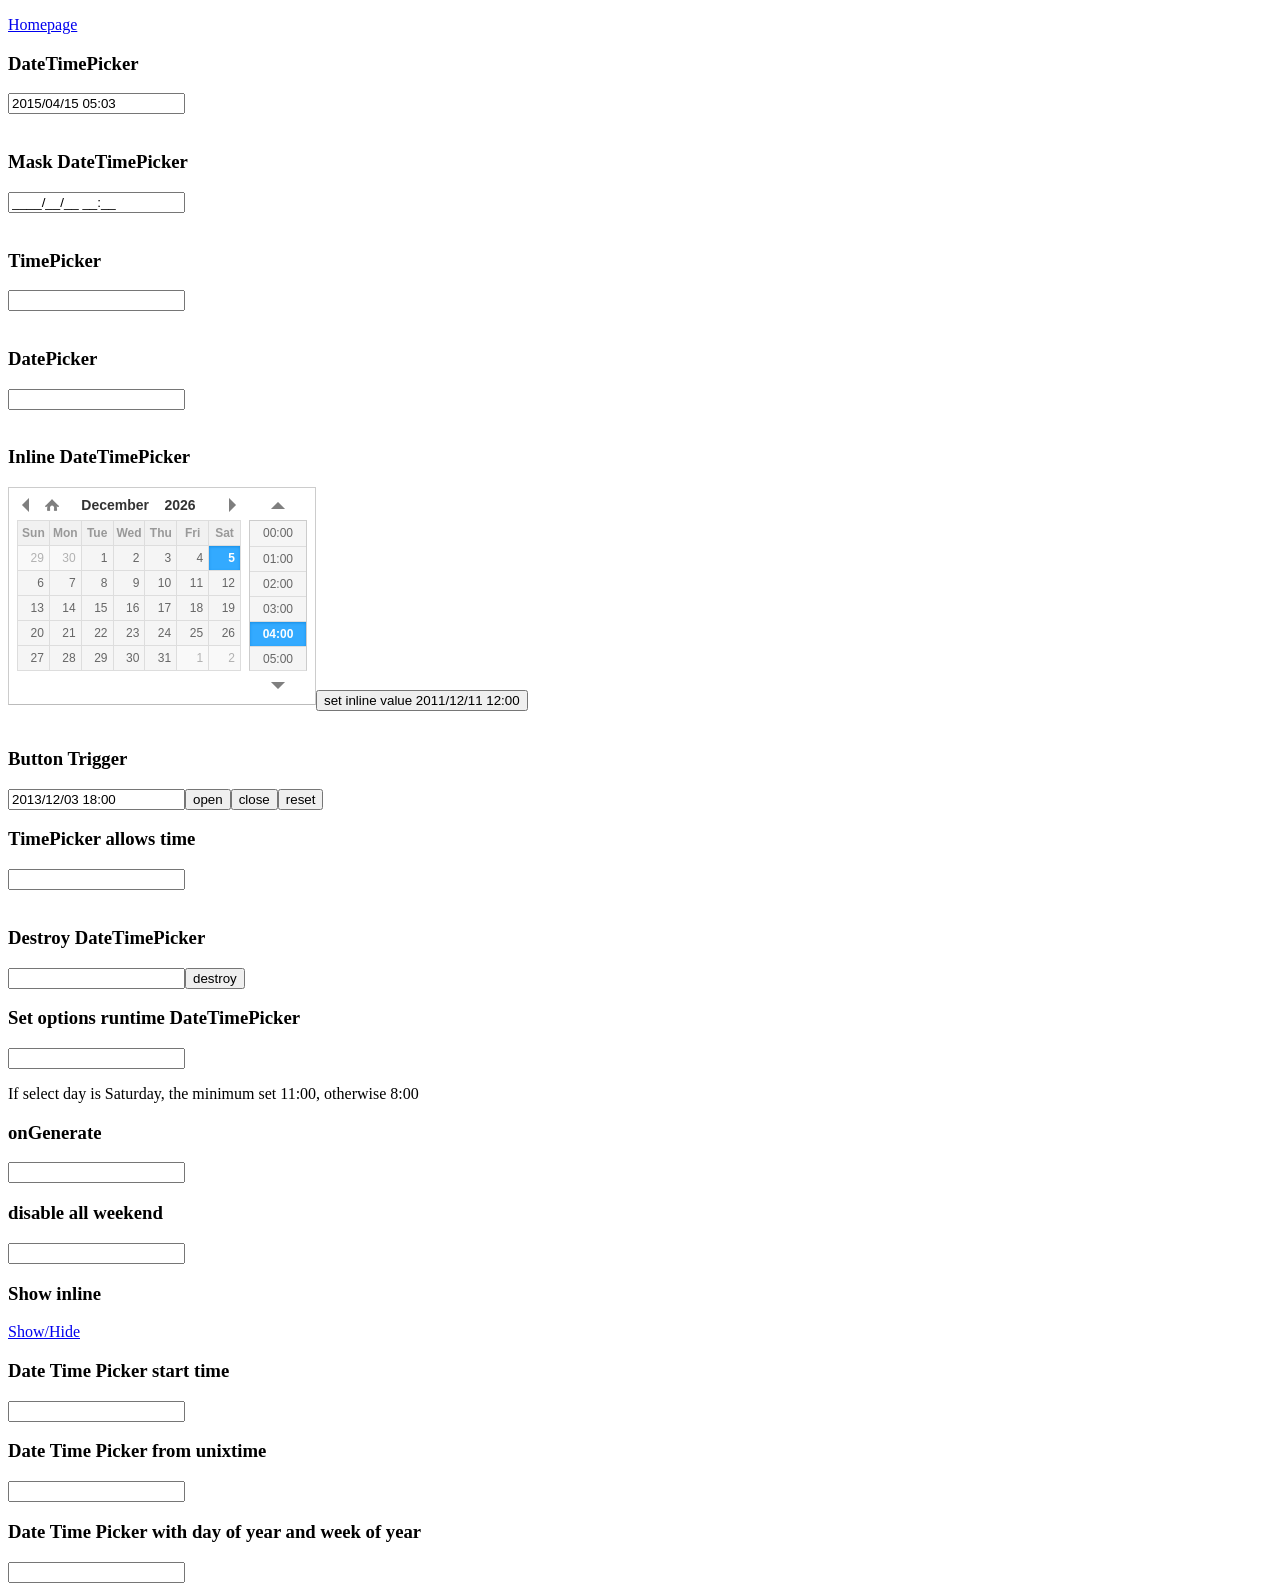
<file: lib/calendario2/index.html>
<!DOCTYPE html>
<html lang="en">
<head>
<meta http-equiv="content-type" content="text/html; charset=utf-8"/>
<link rel="stylesheet" type="text/css" href="./jquery.datetimepicker.css"/>
</head>
<body>
	<p><a href="http://xdsoft.net/jqplugins/datetimepicker/">Homepage</a></p>
	<h3>DateTimePicker</h3>
	<input type="text" value="2014/03/15 05:06" id="datetimepicker"/><br><br>
	<h3>Mask DateTimePicker</h3>
	<input type="text" value="" id="datetimepicker_mask"/><br><br>
	<h3>TimePicker</h3>
	<input type="text" id="datetimepicker1"/><br><br>
	<h3>DatePicker</h3>
	<input type="text" id="datetimepicker2"/><br><br>
	<h3>Inline DateTimePicker</h3>
	<input type="text" id="datetimepicker3"/><input type="button" onclick="$('#datetimepicker3').datetimepicker({value:'2011/12/11 12:00'})" value="set inline value 2011/12/11 12:00"/><br><br>
	<h3>Button Trigger</h3>
	<input type="text" value="2013/12/03 18:00" id="datetimepicker4"/><input id="open" type="button" value="open"/><input id="close" type="button" value="close"/><input id="reset" type="button" value="reset"/>
	<h3>TimePicker allows time</h3>
	<input type="text" id="datetimepicker5"/><br><br>
	<h3>Destroy DateTimePicker</h3>
	<input type="text" id="datetimepicker6"/><input id="destroy" type="button" value="destroy"/>
	<h3>Set options runtime DateTimePicker</h3>
	<input type="text" id="datetimepicker7"/>
	<p>If select day is Saturday, the minimum set 11:00, otherwise 8:00</p>
	<h3>onGenerate</h3>
	<input type="text" id="datetimepicker8"/>
	<h3>disable all weekend</h3>
	<input type="text" id="datetimepicker9"/>
	<h3>Show inline</h3>
	<a href="javascript:var si = document.getElementById('show_inline').style; si.display = (si.display=='none')?'block':'none';return false; ">Show/Hide</a>
	<div id="show_inline" style="display:none">
		<input type="text" id="datetimepicker10"/>
	</div>
	<h3>Date Time Picker start time</h3>
	<input type="text" id="datetimepicker_start_time"/>
	<h3>Date Time Picker from unixtime</h3>
	<input type="text" id="datetimepicker_unixtime"/>
	<h3>Date Time Picker with day of year and week of year</h3>
	<input type="text" id="datetimepicker11"/>
</body>
<script type="text/javascript" src="./jquery.js"></script>
<script type="text/javascript" src="./jquery.datetimepicker.js"></script>
<script type="text/javascript">
$('#datetimepicker').datetimepicker()
	.datetimepicker({value:'2015/04/15 05:03',step:10});

$('#datetimepicker_mask').datetimepicker({
	mask:'9999/19/39 29:59'
});

$('#datetimepicker1').datetimepicker({
	datepicker:false,
	format:'H:i',
	step:5
});
$('#datetimepicker2').datetimepicker({
	yearOffset:0,
	lang:'es',
	timepicker:false,
	format:'d/m/Y',
	formatDate:'Y/m/d',
	minDate:'-1970/01/02', // yesterday is minimum date
	maxDate:'+1970/01/02' // and tommorow is maximum date calendar
});
$('#datetimepicker3').datetimepicker({
	inline:true
});
$('#datetimepicker4').datetimepicker();
$('#open').click(function(){
	$('#datetimepicker4').datetimepicker('show');
});
$('#close').click(function(){
	$('#datetimepicker4').datetimepicker('hide');
});
$('#reset').click(function(){
	$('#datetimepicker4').datetimepicker('reset');
});
$('#datetimepicker5').datetimepicker({
	datepicker:false,
	allowTimes:['12:00','13:00','15:00','17:00','17:05','17:20','19:00','20:00']
});
$('#datetimepicker6').datetimepicker();
$('#destroy').click(function(){
	if( $('#datetimepicker6').data('xdsoft_datetimepicker') ){
		$('#datetimepicker6').datetimepicker('destroy');
		this.value = 'create';
	}else{
		$('#datetimepicker6').datetimepicker();
		this.value = 'destroy';
	}
});
var logic = function( currentDateTime ){
	if( currentDateTime ){
		if( currentDateTime.getDay()==6 ){
			this.setOptions({
				minTime:'11:00'
			});
		}else
			this.setOptions({
				minTime:'8:00'
			});
	}
};
$('#datetimepicker7').datetimepicker({
	onChangeDateTime:logic,
	onShow:logic
});
$('#datetimepicker8').datetimepicker({
	onGenerate:function( ct ){
		$(this).find('.xdsoft_date')
			.toggleClass('xdsoft_disabled');
	},
	minDate:'-1970/01/2',
	maxDate:'+1970/01/2',
	timepicker:false
});
$('#datetimepicker9').datetimepicker({
	onGenerate:function( ct ){
		$(this).find('.xdsoft_date.xdsoft_weekend')
			.addClass('xdsoft_disabled');
	},
	weekends:['01.01.2014','02.01.2014','03.01.2014','04.01.2014','05.01.2014','06.01.2014'],
	timepicker:false
});

$('#datetimepicker10').datetimepicker({
	step:5,
	inline:true
});

$('#datetimepicker_start_time').datetimepicker({
	startDate:'+1970/05/01'
});

$('#datetimepicker_unixtime').datetimepicker({
	format:'unixtime'
});
$('#datetimepicker11').datetimepicker({
        hours12: false,
        format: 'Y-z H:i W',
        step: 1,
        opened: false,
        validateOnBlur: false,
        closeOnDateSelect: false,
        closeOnTimeSelect: false
});
</script>
</html>
</file>
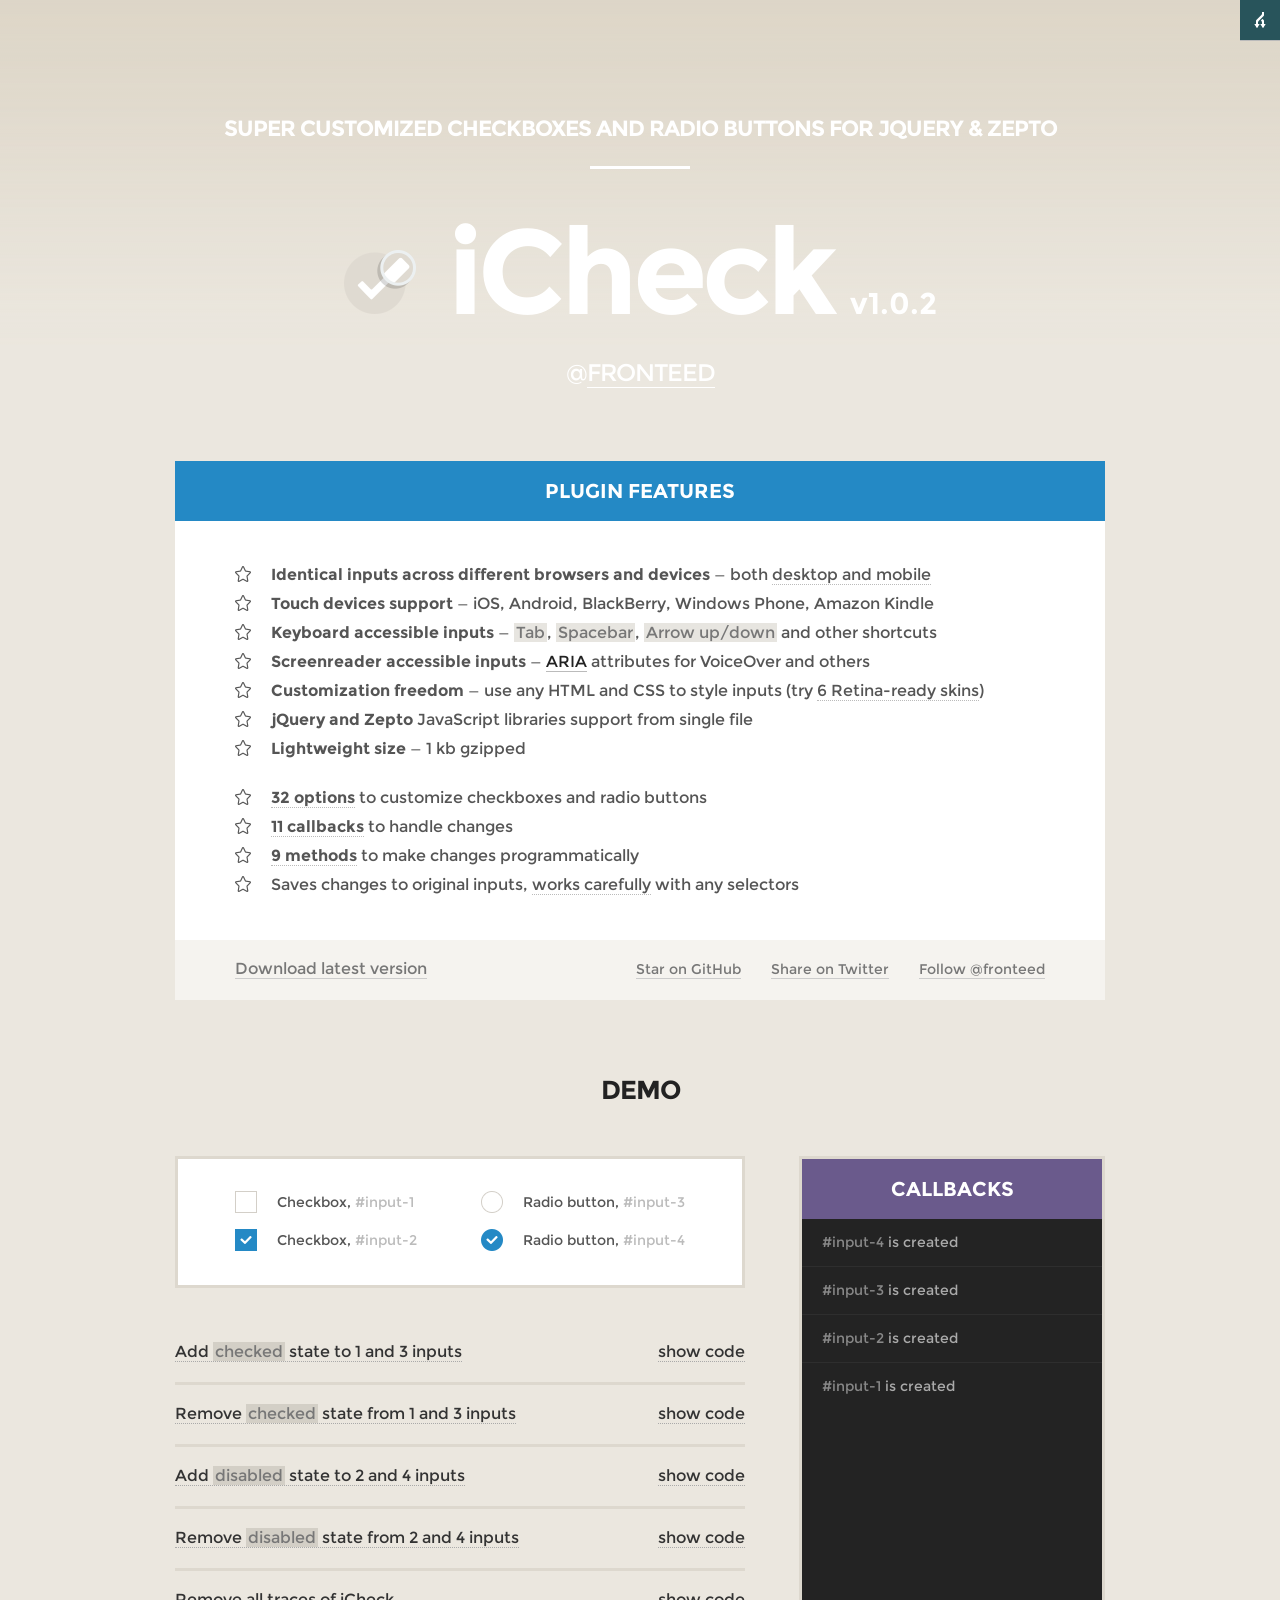
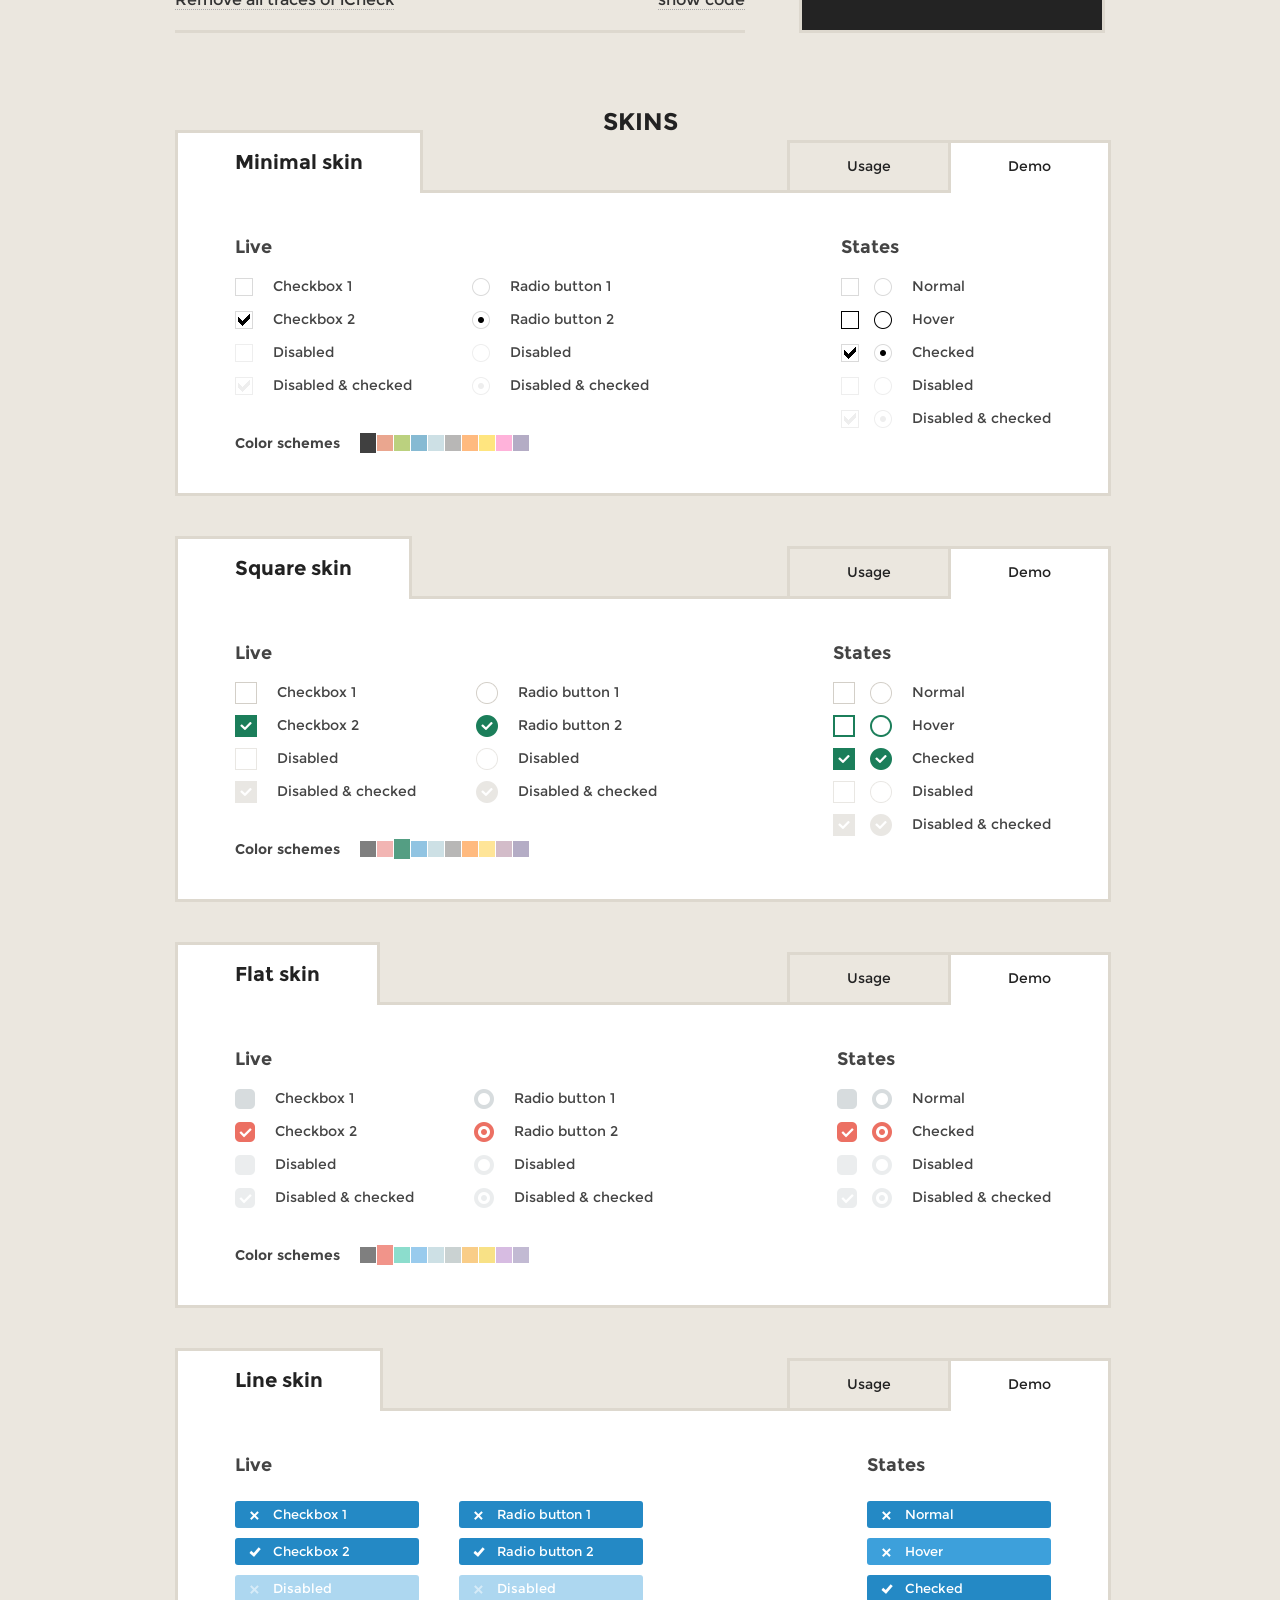
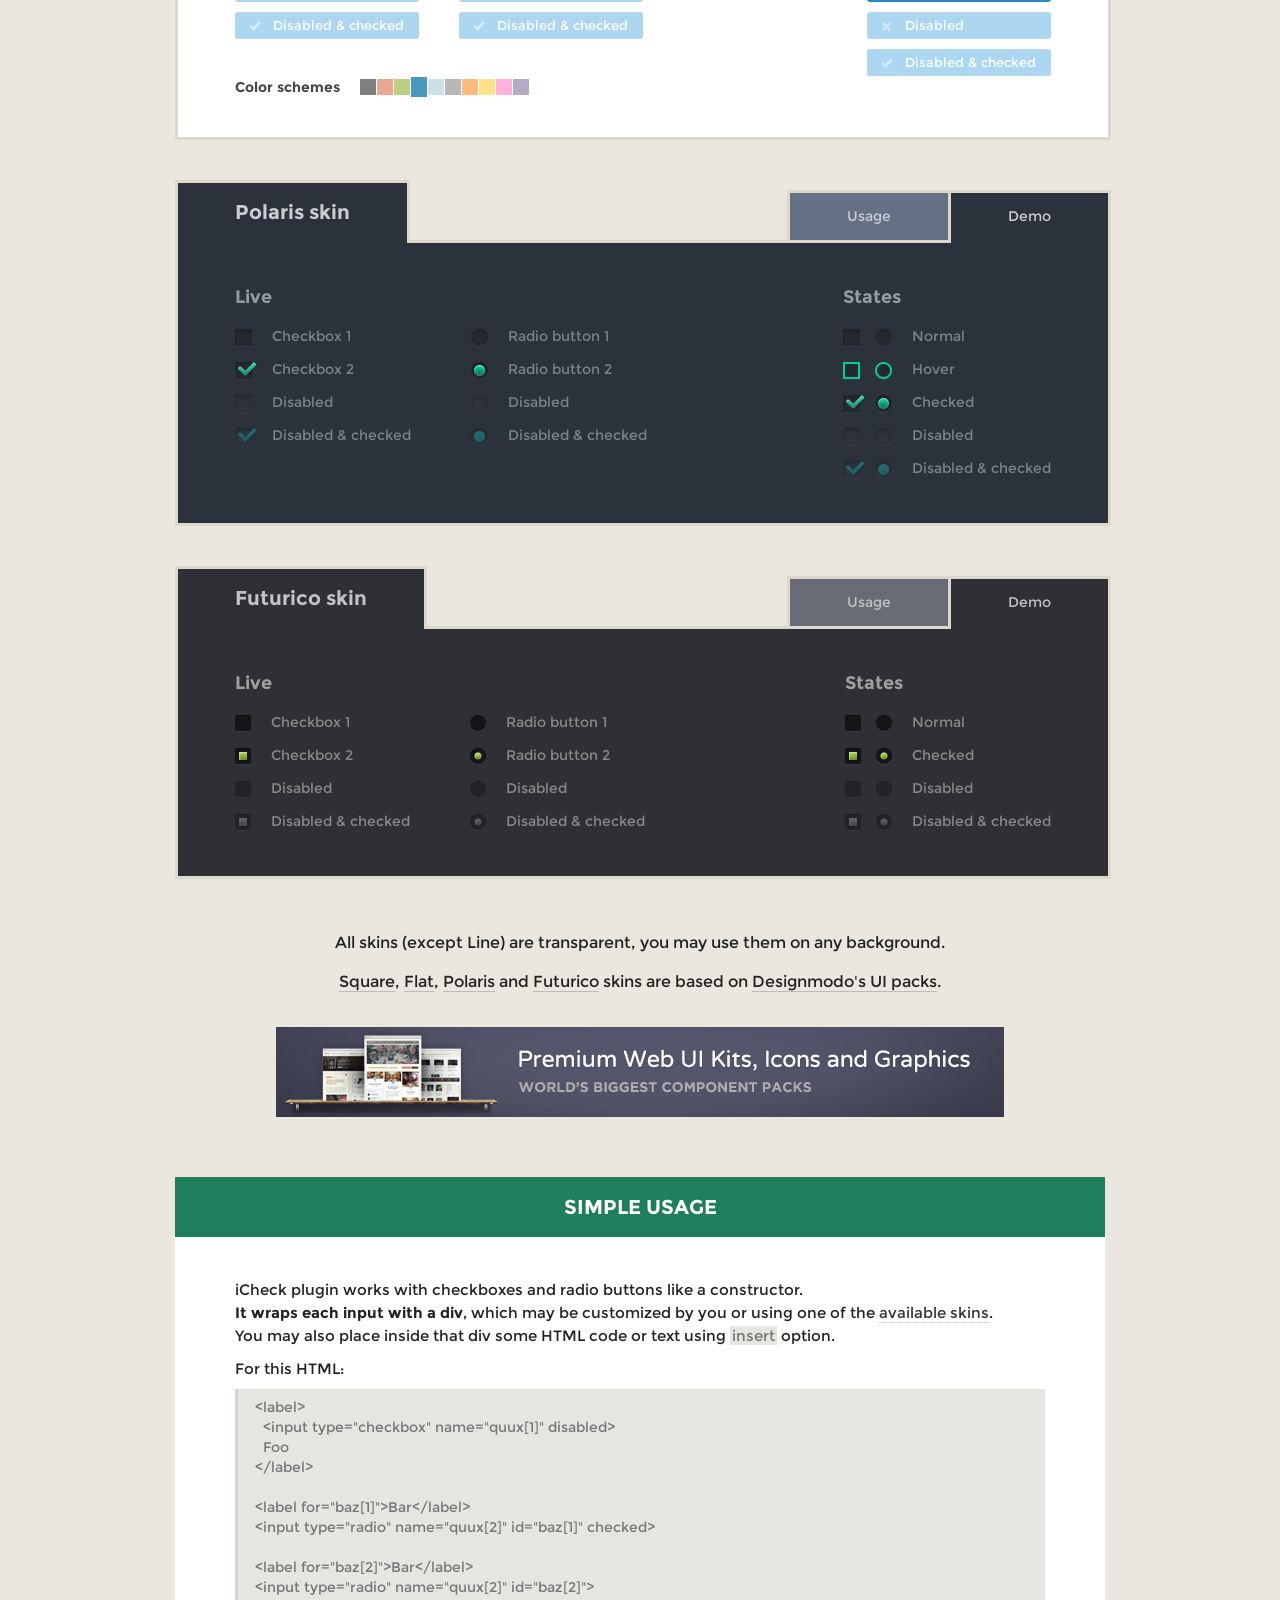
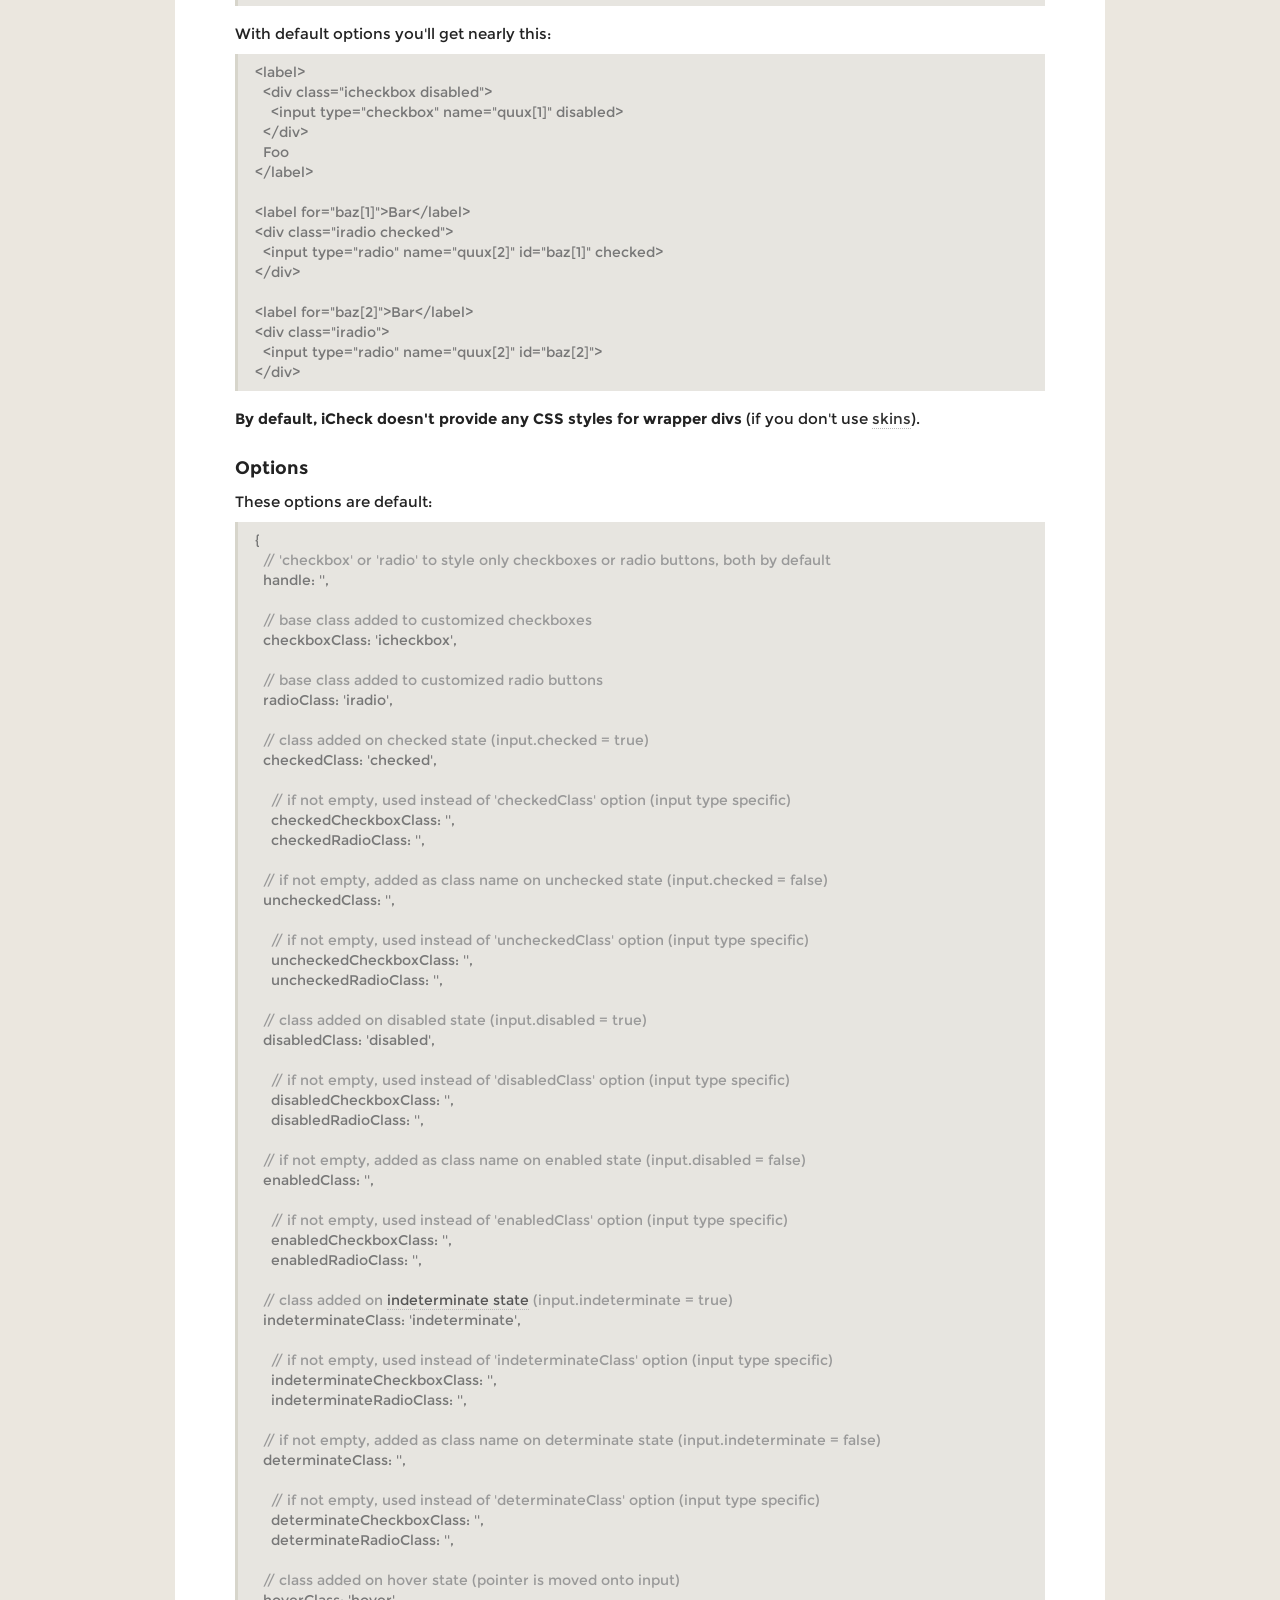
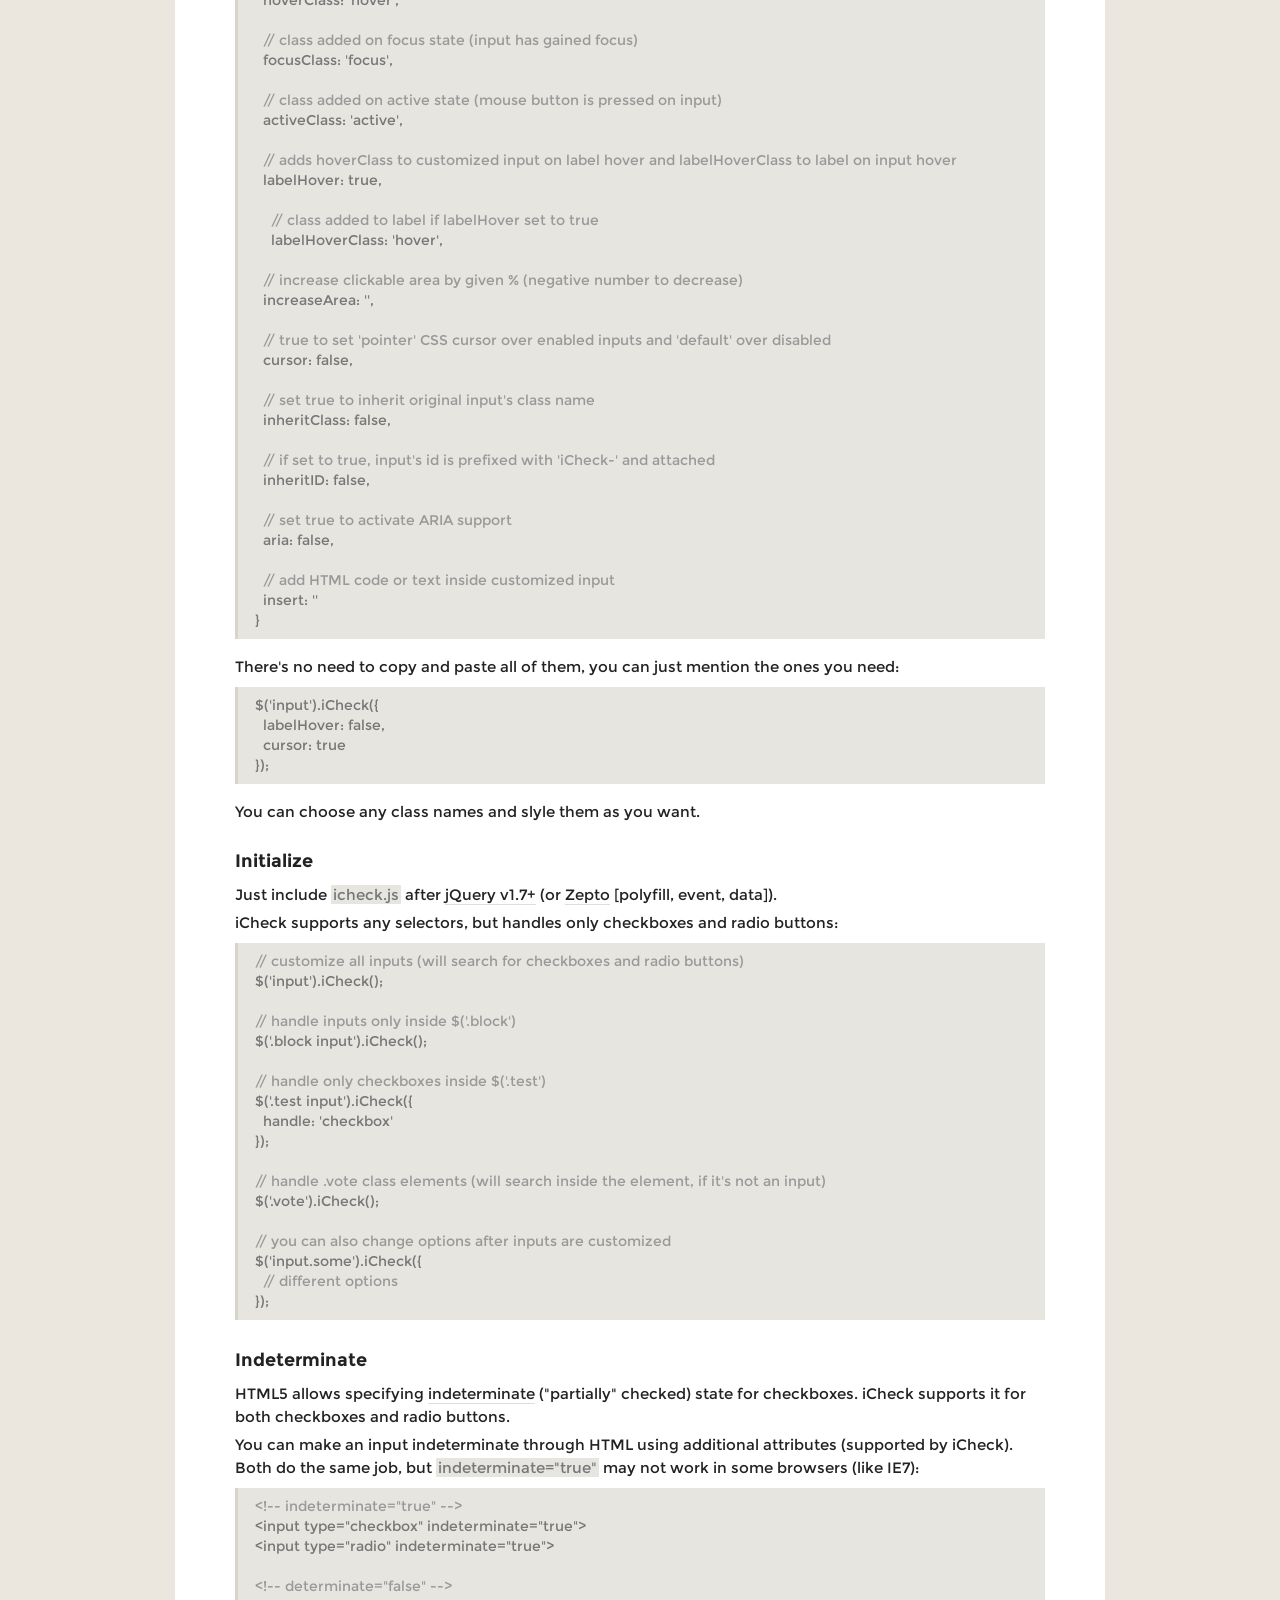
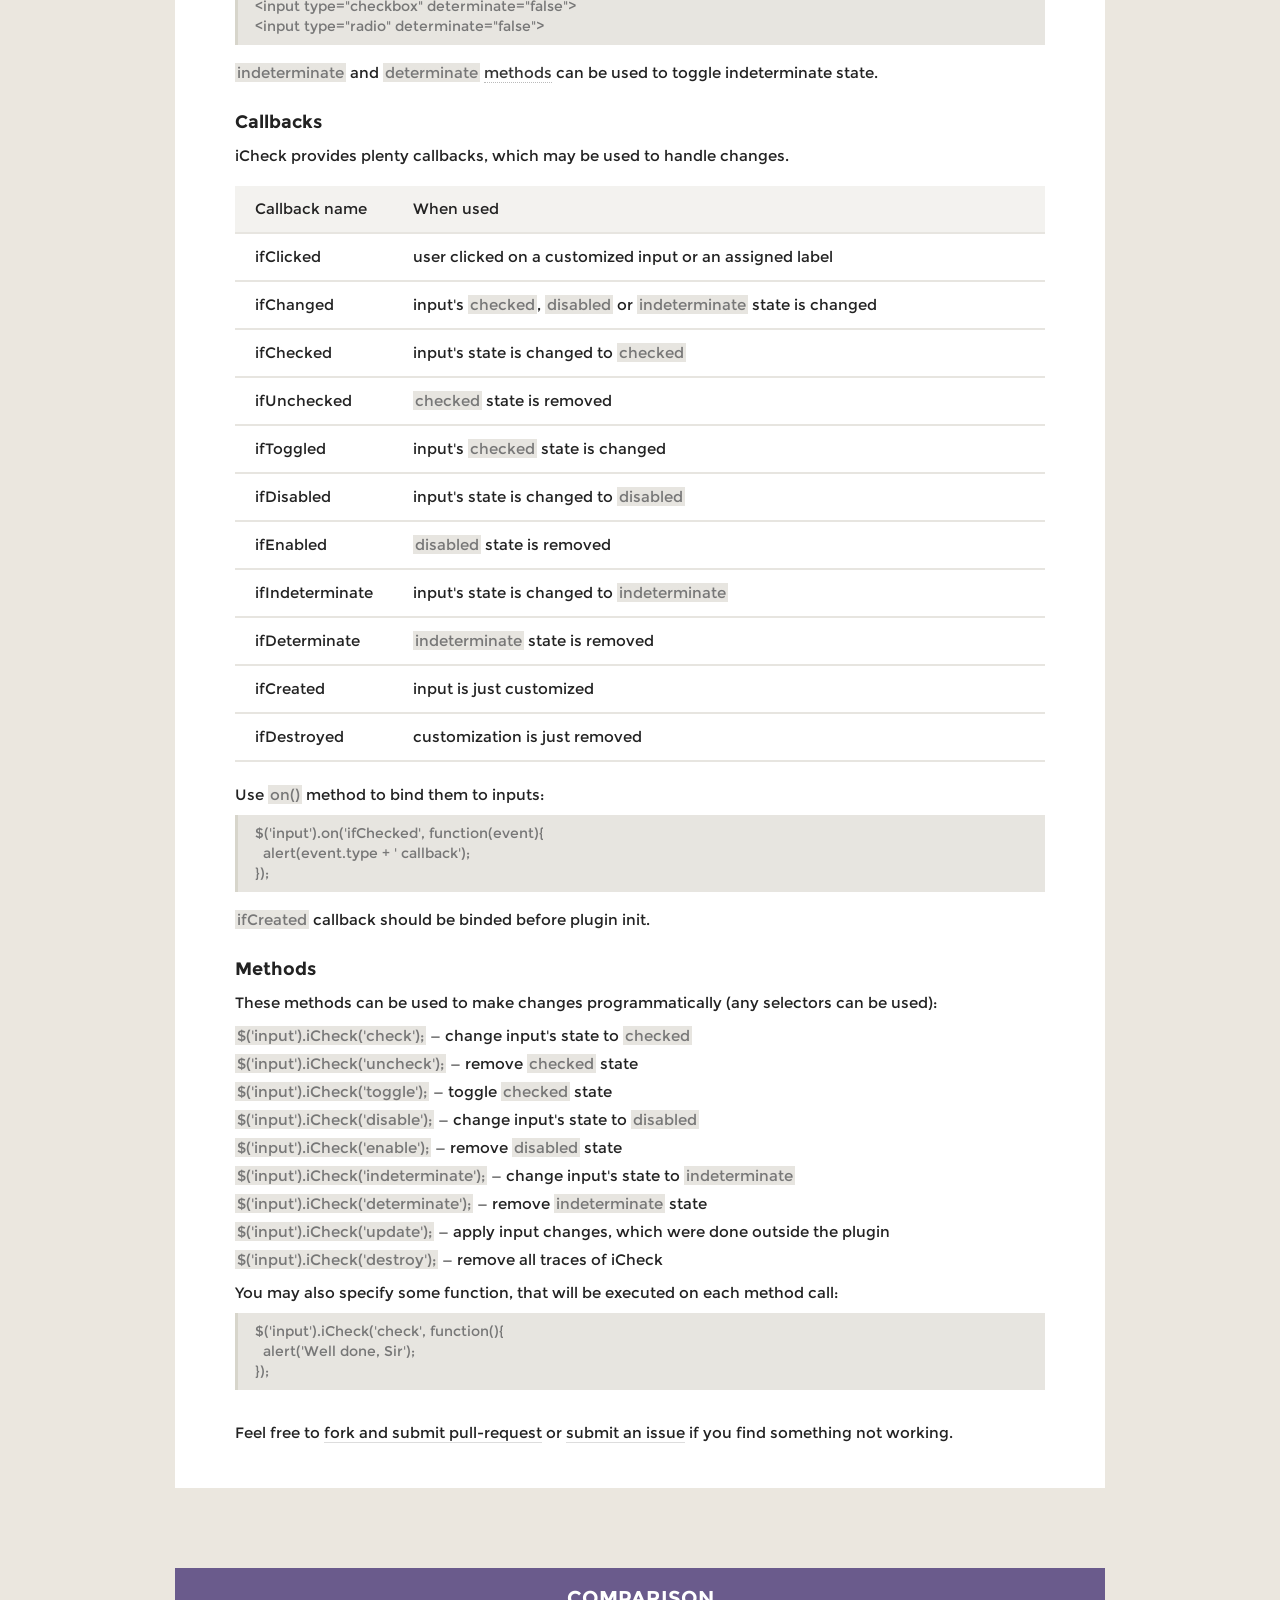
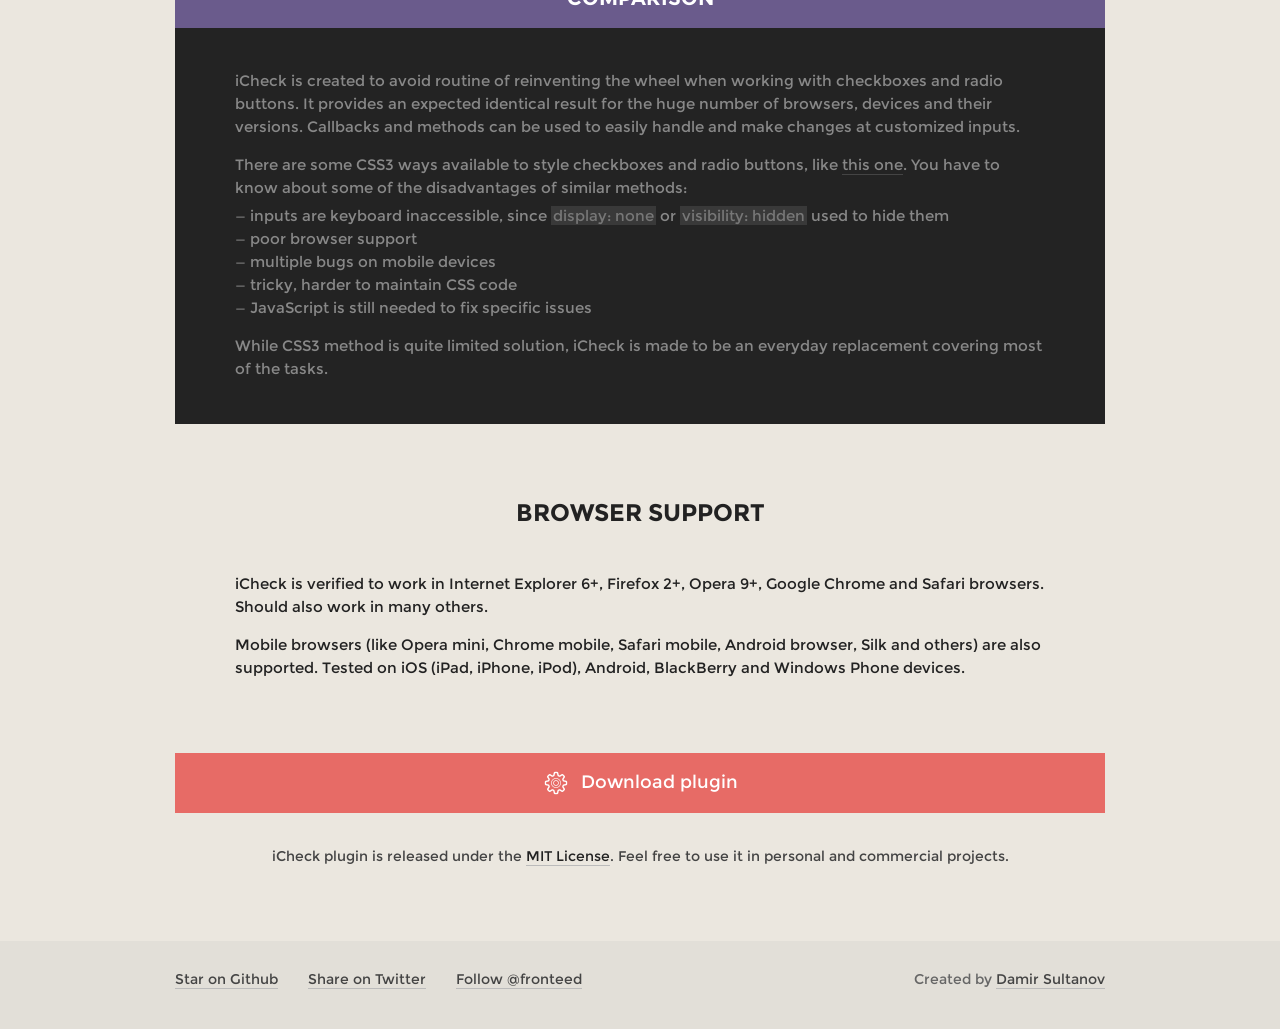
<file: lib/icheck/demo/index.html>
<!DOCTYPE html>
<html lang="en">
<head>
  <title>Checkboxes and radio buttons customization (jQuery and Zepto) plugin</title>
  <meta charset="utf-8">
  <meta content="width=device-width" name="viewport">
  <link href="./css/custom.css?v=1.0.2" rel="stylesheet">
  <link href="../skins/all.css?v=1.0.2" rel="stylesheet">
  <script src="./js/jquery.js"></script>
  <script src="../icheck.js?v=1.0.2"></script>
  <script src="./js/custom.min.js?v=1.0.2"></script>
</head>
<body>
  <div class="layout clear">
    <div class="header">
      <h1>super customized checkboxes and radio buttons for jQuery &amp; Zepto</h1>
      <h3>iCheck <span>v1.0.2</span></h3>
      <strong>@<a href="http://twitter.com/fronteed/">Fronteed</a></strong>
    </div>
    <div class="features">
      <div class="arrows">
        <div class="bottom" data-to="demo"></div>
      </div>
      <h2>Plugin features</h2>
      <ul>
        <li>
          <strong>Identical inputs across different browsers and devices</strong> &mdash; both <span class="self" data-to="download">desktop and mobile</span>
        </li>
        <li>
          <strong>Touch devices support</strong> &mdash; iOS, Android, BlackBerry, Windows Phone, Amazon Kindle
        </li>
        <li>
          <strong>Keyboard accessible inputs</strong> &mdash; <span class="mark">Tab</span>, <span class="mark">Spacebar</span>, <span class="mark">Arrow up/down</span> and other shortcuts
        </li>
        <li>
          <strong>Screenreader accessible inputs</strong> &mdash; <a href="https://developer.mozilla.org/en-US/docs/Accessibility/ARIA" target="blank">ARIA</a> attributes for VoiceOver and others
        </li>
        <li>
          <strong>Customization freedom</strong> &mdash; use any HTML and CSS to style inputs (try <span class="self" data-to="skins">6 Retina-ready skins</span>)
        </li>
        <li>
          <strong>jQuery and Zepto</strong> JavaScript libraries support from single file
        </li>
        <li>
          <strong>Lightweight size</strong> &mdash; 1 kb gzipped
        </li>
        <li class="offset">
          <strong class="self" data-to="options">32 options</strong> to customize checkboxes and radio buttons
        </li>
        <li>
          <strong class="self" data-to="callbacks">11 callbacks</strong> to handle changes
        </li>
        <li>
          <strong class="self" data-to="methods">9 methods</strong> to make changes programmatically
        </li>
        <li>
          Saves changes to original inputs, <span class="self" data-to="init">works carefully</span> with any selectors
        </li>
      </ul>
    </div>
    <div class="social clear">
      <ul class="left">
        <li>
          <a href="http://github.com/fronteed/iCheck/">Download latest version</a>
        </li>
      </ul>
      <ul class="right local">
        <li>
          <a href="http://twitter.com/fronteed/">Follow @fronteed</a>
        </li>
        <li>
          <a href="https://twitter.com/intent/tweet?text=Highly customizable checkboxes and radio buttons&amp;url=http://fronteed.com/iCheck/&amp;via=fronteed&amp;hashtags=jQuery,Zepto">Share on Twitter</a>
        </li>
        <li>
          <a href="https://github.com/fronteed/iCheck">Star on GitHub</a>
        </li>
      </ul>
    </div>
    <div class="demo-holder">
      <h2 class="demo-title">Demo</h2>
      <div class="demo">
        <div class="arrows">
          <div class="top" data-to="features"></div>
          <div class="bottom" data-to="skins"></div>
        </div>
        <div class="demo-list clear">
          <ul>
            <li>
              <input tabindex="1" type="checkbox" id="input-1">
              <label for="input-1">Checkbox, <span>#input-1</span></label>
            </li>
            <li>
              <input tabindex="2" type="checkbox" id="input-2" checked>
              <label for="input-2">Checkbox, <span>#input-2</span></label>
            </li>
          </ul>
          <ul>
            <li>
              <input tabindex="3" type="radio" id="input-3" name="demo-radio">
              <label for="input-3">Radio button, <span>#input-3</span></label>
            </li>
            <li>
              <input tabindex="4" type="radio" id="input-4" name="demo-radio" checked>
              <label for="input-4">Radio button, <span>#input-4</span></label>
            </li>
          </ul>
          <script>
          $(document).ready(function(){
            var callbacks_list = $('.demo-callbacks ul');
            $('.demo-list input').on('ifCreated ifClicked ifChanged ifChecked ifUnchecked ifDisabled ifEnabled ifDestroyed', function(event){
              callbacks_list.prepend('<li><span>#' + this.id + '</span> is ' + event.type.replace('if', '').toLowerCase() + '</li>');
            }).iCheck({
              checkboxClass: 'icheckbox_square-blue',
              radioClass: 'iradio_square-blue',
              increaseArea: '20%'
            });
          });
          </script>
        </div>
        <dl class="demo-methods">
          <dt>
            <span class="self do-check">Add <span class="mark">checked</span> state to 1 and 3 inputs</span>
            <span class="code">
              <span class="self">show code</span>
            </span>
          </dt>
          <dd>
<pre class="markup">
$('#input-1, #input-3').iCheck('check');
</pre>
          </dd>
          <dt>
            <span class="self do-uncheck">Remove <span class="mark">checked</span> state from 1 and 3 inputs</span>
            <span class="code">
              <span class="self">show code</span>
            </span>
          </dt>
          <dd>
<pre class="markup">
$('#input-1, #input-3').iCheck('uncheck');
</pre>
          </dd>
          <dt>
            <span class="self do-disable">Add <span class="mark">disabled</span> state to 2 and 4 inputs</span>
            <span class="code">
              <span class="self">show code</span>
            </span>
          </dt>
          <dd>
<pre class="markup">
$('#input-2, #input-4').iCheck('disable');
</pre>
          </dd>
          <dt>
            <span class="self do-enable">Remove <span class="mark">disabled</span> state from 2 and 4 inputs</span>
            <span class="code">
              <span class="self">show code</span>
            </span>
          </dt>
          <dd>
<pre class="markup">
$('#input-2, #input-4').iCheck('enable');
</pre>
          </dd>
          <dt>
            <span class="self do-destroy">Remove all traces of iCheck</span>
            <span class="code">
              <span class="self">show code</span>
            </span>
          </dt>
          <dd>
<pre class="markup">
$('input').iCheck('destroy');
</pre>
          </dd>
        </dl>
        <div class="demo-callbacks">
          <h2>Callbacks</h2>
          <ul></ul>
        </div>
      </div>
    </div>
    <div class="skins">
      <h2>Skins</h2>
      <div class="skin skin-minimal">
        <div class="arrows">
          <div class="top" data-to="demo"></div>
          <div class="bottom" data-to="skin-square"></div>
        </div>
        <h3>Minimal skin</h3>
        <dl class="clear">
          <dd class="selected">
            <div class="skin-section">
              <h4>Live</h4>
              <ul class="list">
                <li>
                  <input tabindex="5" type="checkbox" id="minimal-checkbox-1">
                  <label for="minimal-checkbox-1">Checkbox 1</label>
                </li>
                <li>
                  <input tabindex="6" type="checkbox" id="minimal-checkbox-2" checked>
                  <label for="minimal-checkbox-2">Checkbox 2</label>
                </li>
                <li>
                  <input type="checkbox" id="minimal-checkbox-disabled" disabled>
                  <label for="minimal-checkbox-disabled">Disabled</label>
                </li>
                <li>
                  <input type="checkbox" id="minimal-checkbox-disabled-checked" checked disabled>
                  <label for="minimal-checkbox-disabled-checked">Disabled &amp; checked</label>
                </li>
              </ul>
              <ul class="list">
                <li>
                  <input tabindex="7" type="radio" id="minimal-radio-1" name="minimal-radio">
                  <label for="minimal-radio-1">Radio button 1</label>
                </li>
                <li>
                  <input tabindex="8" type="radio" id="minimal-radio-2" name="minimal-radio" checked>
                  <label for="minimal-radio-2">Radio button 2</label>
                </li>
                <li>
                  <input type="radio" id="minimal-radio-disabled" disabled>
                  <label for="minimal-radio-disabled">Disabled</label>
                </li>
                <li>
                  <input type="radio" id="minimal-radio-disabled-checked" checked disabled>
                  <label for="minimal-radio-disabled-checked">Disabled &amp; checked</label>
                </li>
              </ul>
              <div class="colors clear">
                <strong>Color schemes</strong>
                <ul>
                  <li class="active" title="Black"></li>
                  <li class="red" title="Red"></li>
                  <li class="green" title="Green"></li>
                  <li class="blue" title="Blue"></li>
                  <li class="aero" title="Aero"></li>
                  <li class="grey" title="Grey"></li>
                  <li class="orange" title="Orange"></li>
                  <li class="yellow" title="Yellow"></li>
                  <li class="pink" title="Pink"></li>
                  <li class="purple" title="Purple"></li>
                </ul>
              </div>
            </div>
            <div class="skin-section skin-states">
              <h4>States</h4>
              <ul class="list">
                <li>
                  <div class="state icheckbox_minimal"></div>
                  <div class="state iradio_minimal"></div>
                  Normal
                </li>
                <li>
                  <div class="state icheckbox_minimal hover"></div>
                  <div class="state iradio_minimal hover"></div>
                  Hover
                </li>
                <li>
                  <div class="state icheckbox_minimal checked"></div>
                  <div class="state iradio_minimal checked"></div>
                  Checked
                </li>
                <li>
                  <div class="state icheckbox_minimal disabled"></div>
                  <div class="state iradio_minimal disabled"></div>
                  Disabled
                </li>
                <li>
                  <div class="state icheckbox_minimal checked disabled"></div>
                  <div class="state iradio_minimal checked disabled"></div>
                  Disabled &amp; checked
                </li>
              </ul>
            </div>
            <script>
            $(document).ready(function(){
              $('.skin-minimal input').iCheck({
                checkboxClass: 'icheckbox_minimal',
                radioClass: 'iradio_minimal',
                increaseArea: '20%'
              });
            });
            </script>
          </dd>
          <dt class="selected">Demo</dt>
          <dd>
            <div class="skin-pre">
              <p>
                Make sure <a href="http://jquery.com" target="blank">jQuery v1.7+</a> (or <a href="http://github.com/madrobby/zepto#zepto-modules" target="blank">Zepto</a> [polyfill, event, data]) is loaded before the <span class="mark">icheck.js</span>.
              </p>
            </div>
            <ol class="skin-usage">
              <li>
                Choose a color scheme, there are 10 different styles available:
                <div class="schemes clear">
                  <ul>
                    <li><strong>Black</strong> &mdash; minimal.css</li>
                    <li><strong>Red</strong> &mdash; red.css</li>
                    <li><strong>Green</strong> &mdash; green.css</li>
                    <li><strong>Blue</strong> &mdash; blue.css</li>
                    <li><strong>Aero</strong> &mdash; aero.css</li>
                  </ul>
                  <ul>
                    <li><strong>Grey</strong> &mdash; grey.css</li>
                    <li><strong>Orange</strong> &mdash; orange.css</li>
                    <li><strong>Yellow</strong> &mdash; yellow.css</li>
                    <li><strong>Pink</strong> &mdash; pink.css</li>
                    <li><strong>Purple</strong> &mdash; purple.css</li>
                  </ul>
                </div>
              </li>
              <li>
                Copy <span class="mark">/skins/minimal/</span> folder and <span class="mark">icheck.js</span>  file to your site.
              </li>
              <li>
                <p>Insert before <span class="mark">&lt;/head></span> in your HTML (replace <span class="mark">your-path</span> and <span class="mark">color-scheme</span>):</p>
<pre class="markup">
&lt;link href="your-path/minimal/color-scheme.css" rel="stylesheet">
&lt;script src="your-path/icheck.js">&lt;/script>
</pre>
                <p>Example for a <strong>Red</strong> color scheme:</p>
<pre class="markup">
&lt;link href="your-path/minimal/red.css" rel="stylesheet">
&lt;script src="your-path/icheck.js">&lt;/script>
</pre>
              </li>
              <li>
                <p>Add some checkboxes and radio buttons to your HTML:</p>
<pre class="markup">
&lt;input type="checkbox">
&lt;input type="checkbox" checked>
&lt;input type="radio" name="iCheck">
&lt;input type="radio" name="iCheck" checked>
</pre>
              </li>
              <li>
                <p>Add JavaScript to your HTML to launch iCheck plugin:</p>
<pre class="markup">
&lt;script>
$(document).ready(function(){
  $('input').iCheck({
    checkboxClass: 'icheckbox_minimal',
    radioClass: 'iradio_minimal',
    increaseArea: '20%' <span class="comment">// optional</span>
  });
});
&lt;/script>
</pre>
                <p>For different from black color schemes use this code (example for <strong>Red</strong>):</p>
<pre class="markup">
&lt;script>
$(document).ready(function(){
  $('input').iCheck({
    checkboxClass: 'icheckbox_minimal-red',
    radioClass: 'iradio_minimal-red',
    increaseArea: '20%' <span class="comment">// optional</span>
  });
});
&lt;/script>
</pre>
              </li>
              <li>Done.</li>
            </ol>
          </dd>
          <dt>Usage</dt>
        </dl>
      </div>
      <div class="skin skin-square">
        <div class="arrows">
          <div class="top" data-to="skin-minimal"></div>
          <div class="bottom" data-to="skin-flat"></div>
        </div>
        <h3>Square skin</h3>
        <dl class="clear">
          <dd class="selected">
            <div class="skin-section">
              <h4>Live</h4>
              <ul class="list">
                <li>
                  <input tabindex="9" type="checkbox" id="square-checkbox-1">
                  <label for="square-checkbox-1">Checkbox 1</label>
                </li>
                <li>
                  <input tabindex="10" type="checkbox" id="square-checkbox-2" checked>
                  <label for="square-checkbox-2">Checkbox 2</label>
                </li>
                <li>
                  <input type="checkbox" id="square-checkbox-disabled" disabled>
                  <label for="square-checkbox-disabled">Disabled</label>
                </li>
                <li>
                  <input type="checkbox" id="square-checkbox-disabled-checked" checked disabled>
                  <label for="square-checkbox-disabled-checked">Disabled &amp; checked</label>
                </li>
              </ul>
              <ul class="list">
                <li>
                  <input tabindex="11" type="radio" id="square-radio-1" name="square-radio">
                  <label for="square-radio-1">Radio button 1</label>
                </li>
                <li>
                  <input tabindex="12" type="radio" id="square-radio-2" name="square-radio" checked>
                  <label for="square-radio-2">Radio button 2</label>
                </li>
                <li>
                  <input type="radio" id="square-radio-disabled" disabled>
                  <label for="square-radio-disabled">Disabled</label>
                </li>
                <li>
                  <input type="radio" id="square-radio-disabled-checked" checked disabled>
                  <label for="square-radio-disabled-checked">Disabled &amp; checked</label>
                </li>
              </ul>
              <div class="colors clear">
                <strong>Color schemes</strong>
                <ul>
                  <li title="Black"></li>
                  <li class="red" title="Red"></li>
                  <li class="green active" title="Green"></li>
                  <li class="blue" title="Blue"></li>
                  <li class="aero" title="Aero"></li>
                  <li class="grey" title="Grey"></li>
                  <li class="orange" title="Orange"></li>
                  <li class="yellow" title="Yellow"></li>
                  <li class="pink" title="Pink"></li>
                  <li class="purple" title="Purple"></li>
                </ul>
              </div>
            </div>
            <div class="skin-section skin-states">
              <h4>States</h4>
              <ul class="list">
                <li>
                  <div class="state icheckbox_square-green"></div>
                  <div class="state iradio_square-green"></div>
                  Normal
                </li>
                <li>
                  <div class="state icheckbox_square-green hover"></div>
                  <div class="state iradio_square-green hover"></div>
                  Hover
                </li>
                <li>
                  <div class="state icheckbox_square-green checked"></div>
                  <div class="state iradio_square-green checked"></div>
                  Checked
                </li>
                <li>
                  <div class="state icheckbox_square-green disabled"></div>
                  <div class="state iradio_square-green disabled"></div>
                  Disabled
                </li>
                <li>
                  <div class="state icheckbox_square-green checked disabled"></div>
                  <div class="state iradio_square-green checked disabled"></div>
                  Disabled &amp; checked
                </li>
              </ul>
            </div>
            <script>
            $(document).ready(function(){
              $('.skin-square input').iCheck({
                checkboxClass: 'icheckbox_square-green',
                radioClass: 'iradio_square-green',
                increaseArea: '20%'
              });
            });
            </script>
          </dd>
          <dt class="selected">Demo</dt>
          <dd>
            <div class="skin-pre">
              <p>
                Make sure <a href="http://jquery.com" target="blank">jQuery v1.7+</a> (or <a href="http://github.com/madrobby/zepto#zepto-modules" target="blank">Zepto</a> [polyfill, event, data]) is loaded before the <span class="mark">icheck.js</span>.
              </p>
            </div>
            <ol class="skin-usage">
              <li>
                Choose a color scheme, there are 10 different styles available:
                <div class="schemes clear">
                  <ul>
                    <li><strong>Black</strong> &mdash; square.css</li>
                    <li><strong>Red</strong> &mdash; red.css</li>
                    <li><strong>Green</strong> &mdash; green.css</li>
                    <li><strong>Blue</strong> &mdash; blue.css</li>
                    <li><strong>Aero</strong> &mdash; aero.css</li>
                  </ul>
                  <ul>
                    <li><strong>Grey</strong> &mdash; grey.css</li>
                    <li><strong>Orange</strong> &mdash; orange.css</li>
                    <li><strong>Yellow</strong> &mdash; yellow.css</li>
                    <li><strong>Pink</strong> &mdash; pink.css</li>
                    <li><strong>Purple</strong> &mdash; purple.css</li>
                  </ul>
                </div>
              </li>
              <li>
                Copy <span class="mark">/skins/square/</span> folder and <span class="mark">icheck.js</span> file to your site.
              </li>
              <li>
                <p>Insert before <span class="mark">&lt;/head></span> in your HTML (replace <span class="mark">your-path</span> and <span class="mark">color-scheme</span>):</p>
<pre class="markup">
&lt;link href="your-path/square/color-scheme.css" rel="stylesheet">
&lt;script src="your-path/icheck.js">&lt;/script>
</pre>
                <p>Example for a <strong>Red</strong> color scheme:</p>
<pre class="markup">
&lt;link href="your-path/square/red.css" rel="stylesheet">
&lt;script src="your-path/icheck.js">&lt;/script>
</pre>
              </li>
              <li>
                <p>Add some checkboxes and radio buttons to your HTML:</p>
<pre class="markup">
&lt;input type="checkbox">
&lt;input type="checkbox" checked>
&lt;input type="radio" name="iCheck">
&lt;input type="radio" name="iCheck" checked>
</pre>
              </li>
              <li>
                <p>Add JavaScript to your HTML to launch iCheck plugin:</p>
<pre class="markup">
&lt;script>
$(document).ready(function(){
  $('input').iCheck({
    checkboxClass: 'icheckbox_square',
    radioClass: 'iradio_square',
    increaseArea: '20%' <span class="comment">// optional</span>
  });
});
&lt;/script>
</pre>
                <p>For different from black color schemes use this code (example for <strong>Red</strong>):</p>
<pre class="markup">
&lt;script>
$(document).ready(function(){
  $('input').iCheck({
    checkboxClass: 'icheckbox_square-red',
    radioClass: 'iradio_square-red',
    increaseArea: '20%' <span class="comment">// optional</span>
  });
});
&lt;/script>
</pre>
              </li>
              <li>Done.</li>
            </ol>
          </dd>
          <dt>Usage</dt>
        </dl>
      </div>
      <div class="skin skin-flat">
        <div class="arrows">
          <div class="top" data-to="skin-square"></div>
          <div class="bottom" data-to="skin-line"></div>
        </div>
        <h3>Flat skin</h3>
        <dl class="clear">
          <dd class="selected">
            <div class="skin-section">
              <h4>Live</h4>
              <ul class="list">
                <li>
                  <input tabindex="13" type="checkbox" id="flat-checkbox-1">
                  <label for="flat-checkbox-1">Checkbox 1</label>
                </li>
                <li>
                  <input tabindex="14" type="checkbox" id="flat-checkbox-2" checked>
                  <label for="flat-checkbox-2">Checkbox 2</label>
                </li>
                <li>
                  <input type="checkbox" id="flat-checkbox-disabled" disabled>
                  <label for="flat-checkbox-disabled">Disabled</label>
                </li>
                <li>
                  <input type="checkbox" id="flat-checkbox-disabled-checked" checked disabled>
                  <label for="flat-checkbox-disabled-checked">Disabled &amp; checked</label>
                </li>
              </ul>
              <ul class="list">
                <li>
                  <input tabindex="15" type="radio" id="flat-radio-1" name="flat-radio">
                  <label for="flat-radio-1">Radio button 1</label>
                </li>
                <li>
                  <input tabindex="16" type="radio" id="flat-radio-2" name="flat-radio" checked>
                  <label for="flat-radio-2">Radio button 2</label>
                </li>
                <li>
                  <input type="radio" id="flat-radio-disabled" disabled>
                  <label for="flat-radio-disabled">Disabled</label>
                </li>
                <li>
                  <input type="radio" id="flat-radio-disabled-checked" checked disabled>
                  <label for="flat-radio-disabled-checked">Disabled &amp; checked</label>
                </li>
              </ul>
              <div class="colors clear">
                <strong>Color schemes</strong>
                <ul>
                  <li title="Black"></li>
                  <li class="red active" title="Red"></li>
                  <li class="green" title="Green"></li>
                  <li class="blue" title="Blue"></li>
                  <li class="aero" title="Aero"></li>
                  <li class="grey" title="Grey"></li>
                  <li class="orange" title="Orange"></li>
                  <li class="yellow" title="Yellow"></li>
                  <li class="pink" title="Pink"></li>
                  <li class="purple" title="Purple"></li>
                </ul>
              </div>
            </div>
            <div class="skin-section skin-states">
              <h4>States</h4>
              <ul class="list">
                <li>
                  <div class="state icheckbox_flat-red"></div>
                  <div class="state iradio_flat-red"></div>
                  Normal
                </li>
                <li>
                  <div class="state icheckbox_flat-red checked"></div>
                  <div class="state iradio_flat-red checked"></div>
                  Checked
                </li>
                <li>
                  <div class="state icheckbox_flat-red disabled"></div>
                  <div class="state iradio_flat-red disabled"></div>
                  Disabled
                </li>
                <li>
                  <div class="state icheckbox_flat-red checked disabled"></div>
                  <div class="state iradio_flat-red checked disabled"></div>
                  Disabled &amp; checked
                </li>
              </ul>
            </div>
            <script>
            $(document).ready(function(){
              $('.skin-flat input').iCheck({
                checkboxClass: 'icheckbox_flat-red',
                radioClass: 'iradio_flat-red'
              });
            });
            </script>
          </dd>
          <dt class="selected">Demo</dt>
          <dd>
            <div class="skin-pre">
              <p>
                Make sure <a href="http://jquery.com" target="blank">jQuery v1.7+</a> (or <a href="http://github.com/madrobby/zepto#zepto-modules" target="blank">Zepto</a> [polyfill, event, data]) is loaded before the <span class="mark">icheck.js</span>.
              </p>
            </div>
            <ol class="skin-usage">
              <li>
                Choose a color scheme, there are 10 different styles available:
                <div class="schemes clear">
                  <ul>
                    <li><strong>Black</strong> &mdash; square.css</li>
                    <li><strong>Red</strong> &mdash; red.css</li>
                    <li><strong>Green</strong> &mdash; green.css</li>
                    <li><strong>Blue</strong> &mdash; blue.css</li>
                    <li><strong>Aero</strong> &mdash; aero.css</li>
                  </ul>
                  <ul>
                    <li><strong>Grey</strong> &mdash; grey.css</li>
                    <li><strong>Orange</strong> &mdash; orange.css</li>
                    <li><strong>Yellow</strong> &mdash; yellow.css</li>
                    <li><strong>Pink</strong> &mdash; pink.css</li>
                    <li><strong>Purple</strong> &mdash; purple.css</li>
                  </ul>
                </div>
              </li>
              <li>
                Copy <span class="mark">/skins/flat/</span> folder and <span class="mark">icheck.js</span> file to your site.
              </li>
              <li>
                <p>Insert before <span class="mark">&lt;/head></span> in your HTML (replace <span class="mark">your-path</span> and <span class="mark">color-scheme</span>):</p>
<pre class="markup">
&lt;link href="your-path/flat/color-scheme.css" rel="stylesheet">
&lt;script src="your-path/icheck.js">&lt;/script>
</pre>
                <p>Example for a <strong>Red</strong> color scheme:</p>
<pre class="markup">
&lt;link href="your-path/flat/red.css" rel="stylesheet">
&lt;script src="your-path/icheck.js">&lt;/script>
</pre>
              </li>
              <li>
                <p>Add some checkboxes and radio buttons to your HTML:</p>
<pre class="markup">
&lt;input type="checkbox">
&lt;input type="checkbox" checked>
&lt;input type="radio" name="iCheck">
&lt;input type="radio" name="iCheck" checked>
</pre>
              </li>
              <li>
                <p>Add JavaScript to your HTML to launch iCheck plugin:</p>
<pre class="markup">
&lt;script>
$(document).ready(function(){
  $('input').iCheck({
    checkboxClass: 'icheckbox_flat',
    radioClass: 'iradio_flat'
  });
});
&lt;/script>
</pre>
                <p>For different from black color schemes use this code (example for <strong>Red</strong>):</p>
<pre class="markup">
&lt;script>
$(document).ready(function(){
  $('input').iCheck({
    checkboxClass: 'icheckbox_flat-red',
    radioClass: 'iradio_flat-red'
  });
});
&lt;/script>
</pre>
              </li>
              <li>Done.</li>
            </ol>
          </dd>
          <dt>Usage</dt>
        </dl>
      </div>
      <div class="skin skin-line">
        <div class="arrows">
          <div class="top" data-to="skin-flat"></div>
          <div class="bottom" data-to="skin-polaris"></div>
        </div>
        <h3>Line skin</h3>
        <dl class="clear">
          <dd class="selected">
            <div class="skin-section">
              <h4>Live</h4>
              <ul class="list">
                <li>
                  <input tabindex="17" type="checkbox" id="line-checkbox-1">
                  <label for="line-checkbox-1">Checkbox 1</label>
                </li>
                <li>
                  <input tabindex="18" type="checkbox" id="line-checkbox-2" checked>
                  <label for="line-checkbox-2">Checkbox 2</label>
                </li>
                <li>
                  <input type="checkbox" id="line-checkbox-disabled" disabled>
                  <label for="line-checkbox-disabled">Disabled</label>
                </li>
                <li>
                  <input type="checkbox" id="line-checkbox-disabled-checked" checked disabled>
                  <label for="line-checkbox-disabled-checked">Disabled &amp; checked</label>
                </li>
              </ul>
              <ul class="list">
                <li>
                  <input tabindex="19" type="radio" id="line-radio-1" name="line-radio">
                  <label for="line-radio-1">Radio button 1</label>
                </li>
                <li>
                  <input tabindex="20" type="radio" id="line-radio-2" name="line-radio" checked>
                  <label for="line-radio-2">Radio button 2</label>
                </li>
                <li>
                  <input type="radio" id="line-radio-disabled" disabled>
                  <label for="line-radio-disabled">Disabled</label>
                </li>
                <li>
                  <input type="radio" id="line-radio-disabled-checked" checked disabled>
                  <label for="line-radio-disabled-checked">Disabled &amp; checked</label>
                </li>
              </ul>
              <div class="colors clear">
                <strong>Color schemes</strong>
                <ul>
                  <li title="Black"></li>
                  <li class="red" title="Red"></li>
                  <li class="green" title="Green"></li>
                  <li class="blue active" title="Blue"></li>
                  <li class="aero" title="Aero"></li>
                  <li class="grey" title="Grey"></li>
                  <li class="orange" title="Orange"></li>
                  <li class="yellow" title="Yellow"></li>
                  <li class="pink" title="Pink"></li>
                  <li class="purple" title="Purple"></li>
                </ul>
              </div>
            </div>
            <div class="skin-section skin-states">
              <h4>States</h4>
              <ul class="list">
                <li>
                  <div class="state icheckbox_line-blue">
                    <div class="icheck_line-icon"></div>
                    Normal
                  </div>
                </li>
                <li>
                  <div class="state icheckbox_line-blue hover">
                    <div class="icheck_line-icon"></div>
                    Hover
                  </div>
                </li>
                <li>
                  <div class="state icheckbox_line-blue checked">
                    <div class="icheck_line-icon"></div>
                    Checked
                  </div>
                </li>
                <li>
                  <div class="state icheckbox_line-blue disabled">
                    <div class="icheck_line-icon"></div>
                    Disabled
                  </div>
                </li>
                <li>
                  <div class="state icheckbox_line-blue checked disabled">
                    <div class="icheck_line-icon"></div>
                    Disabled &amp; checked
                  </div>
                </li>
              </ul>
            </div>
            <script>
            $(document).ready(function(){
              $('.skin-line input').each(function(){
                var self = $(this),
                  label = self.next(),
                  label_text = label.text();

                label.remove();
                self.iCheck({
                  checkboxClass: 'icheckbox_line-blue',
                  radioClass: 'iradio_line-blue',
                  insert: '<div class="icheck_line-icon"></div>' + label_text
                });
              });
            });
            </script>
          </dd>
          <dt class="selected">Demo</dt>
          <dd>
            <div class="skin-pre">
              <p>
                Make sure <a href="http://jquery.com" target="blank">jQuery v1.7+</a> (or <a href="http://github.com/madrobby/zepto#zepto-modules" target="blank">Zepto</a> [polyfill, event, data]) is loaded before the <span class="mark">icheck.js</span>.
              </p>
            </div>
            <ol class="skin-usage">
              <li>
                Choose a color scheme, there are 10 different styles available:
                <div class="schemes clear">
                  <ul>
                    <li><strong>Black</strong> &mdash; line.css</li>
                    <li><strong>Red</strong> &mdash; red.css</li>
                    <li><strong>Green</strong> &mdash; green.css</li>
                    <li><strong>Blue</strong> &mdash; blue.css</li>
                    <li><strong>Aero</strong> &mdash; aero.css</li>
                  </ul>
                  <ul>
                    <li><strong>Grey</strong> &mdash; grey.css</li>
                    <li><strong>Orange</strong> &mdash; orange.css</li>
                    <li><strong>Yellow</strong> &mdash; yellow.css</li>
                    <li><strong>Pink</strong> &mdash; pink.css</li>
                    <li><strong>Purple</strong> &mdash; purple.css</li>
                  </ul>
                </div>
              </li>
              <li>
                Copy <span class="mark">/skins/line/</span> folder and <span class="mark">icheck.js</span> file to your site.
              </li>
              <li>
                <p>Insert before <span class="mark">&lt;/head></span> in your HTML (replace <span class="mark">your-path</span> and <span class="mark">color-scheme</span>):</p>
<pre class="markup">
&lt;link href="your-path/line/color-scheme.css" rel="stylesheet">
&lt;script src="your-path/icheck.js">&lt;/script>
</pre>
                  <p>Example for a <strong>Red</strong> color scheme:</p>
<pre class="markup">
&lt;link href="your-path/line/red.css" rel="stylesheet">
&lt;script src="your-path/icheck.js">&lt;/script>
</pre>
              </li>
              <li>
                <p>Add some checkboxes, radio buttons and labels to your HTML:</p>
<pre class="markup">
&lt;input type="checkbox">
&lt;label>Checkbox 1&lt;/label>

&lt;input type="checkbox" checked>
&lt;label>Checkbox 2&lt;/label>

&lt;input type="radio" name="iCheck">
&lt;label>Radio button 1&lt;/label>

&lt;input type="radio" name="iCheck" checked>
&lt;label>Radio button 2&lt;/label>
</pre>
              </li>
              <li>
                <p>Add JavaScript to your HTML to launch iCheck plugin:</p>
<pre class="markup">
&lt;script>
$(document).ready(function(){
  $('input').each(function(){
    var self = $(this),
      label = self.next(),
      label_text = label.text();

    label.remove();
    self.iCheck({
      checkboxClass: 'icheckbox_line',
      radioClass: 'iradio_line',
      insert: '&lt;div class="icheck_line-icon">&lt;/div>' + label_text
    });
  });
});
&lt;/script>
</pre>
                <p>For different from black color schemes use this code (example for <strong>Red</strong>):</p>
<pre class="markup">
&lt;script>
$(document).ready(function(){
  $('input').each(function(){
    var self = $(this),
      label = self.next(),
      label_text = label.text();

    label.remove();
    self.iCheck({
      checkboxClass: 'icheckbox_line-red',
      radioClass: 'iradio_line-red',
      insert: '&lt;div class="icheck_line-icon">&lt;/div>' + label_text
    });
  });
});
&lt;/script>
</pre>
              </li>
              <li>Done.</li>
            </ol>
          </dd>
          <dt>Usage</dt>
        </dl>
      </div>
      <div class="skin skin-polaris">
        <div class="arrows">
          <div class="top" data-to="skin-line"></div>
          <div class="bottom" data-to="skin-futurico"></div>
        </div>
        <h3>Polaris skin</h3>
        <dl class="clear">
          <dd class="selected">
            <div class="skin-section">
              <h4>Live</h4>
              <ul class="list">
                <li>
                  <input tabindex="21" type="checkbox" id="polaris-checkbox-1">
                  <label for="polaris-checkbox-1">Checkbox 1</label>
                </li>
                <li>
                  <input tabindex="22" type="checkbox" id="polaris-checkbox-2" checked>
                  <label for="polaris-checkbox-2">Checkbox 2</label>
                </li>
                <li>
                  <input type="checkbox" id="polaris-checkbox-disabled" disabled>
                  <label for="polaris-checkbox-disabled">Disabled</label>
                </li>
                <li>
                  <input type="checkbox" id="polaris-checkbox-disabled-checked" checked disabled>
                  <label for="polaris-checkbox-disabled-checked">Disabled &amp; checked</label>
                </li>
              </ul>
              <ul class="list">
                <li>
                  <input tabindex="23" type="radio" id="polaris-radio-1" name="polaris-radio">
                  <label for="polaris-radio-1">Radio button 1</label>
                </li>
                <li>
                  <input tabindex="24" type="radio" id="polaris-radio-2" name="polaris-radio" checked>
                  <label for="polaris-radio-2">Radio button 2</label>
                </li>
                <li>
                  <input type="radio" id="polaris-radio-disabled" disabled>
                  <label for="polaris-radio-disabled">Disabled</label>
                </li>
                <li>
                  <input type="radio" id="polaris-radio-disabled-checked" checked disabled>
                  <label for="polaris-radio-disabled-checked">Disabled &amp; checked</label>
                </li>
              </ul>
            </div>
            <div class="skin-section skin-states">
              <h4>States</h4>
              <ul class="list">
                <li>
                  <div class="state icheckbox_polaris"></div>
                  <div class="state iradio_polaris"></div>
                  Normal
                </li>
                <li>
                  <div class="state icheckbox_polaris hover"></div>
                  <div class="state iradio_polaris hover"></div>
                  Hover
                </li>
                <li>
                  <div class="state icheckbox_polaris checked"></div>
                  <div class="state iradio_polaris checked"></div>
                  Checked
                </li>
                <li>
                  <div class="state icheckbox_polaris disabled"></div>
                  <div class="state iradio_polaris disabled"></div>
                  Disabled
                </li>
                <li>
                  <div class="state icheckbox_polaris checked disabled"></div>
                  <div class="state iradio_polaris checked disabled"></div>
                  Disabled &amp; checked
                </li>
              </ul>
            </div>
            <script>
            $(document).ready(function(){
              $('.skin-polaris input').iCheck({
                checkboxClass: 'icheckbox_polaris',
                radioClass: 'iradio_polaris',
                increaseArea: '-10%'
              });
            });
            </script>
          </dd>
          <dt class="selected">Demo</dt>
          <dd>
            <div class="skin-pre">
              <p>
                Make sure <a href="http://jquery.com" target="blank">jQuery v1.7+</a> (or <a href="http://github.com/madrobby/zepto#zepto-modules" target="blank">Zepto</a> [polyfill, event, data]) is loaded before the <span class="mark">icheck.js</span>.
              </p>
            </div>
            <ol class="skin-usage">
              <li>
                Copy <span class="mark">/skins/polaris/</span> folder and <span class="mark">icheck.js</span> file to your site.
              </li>
              <li>
                <p>Insert before <span class="mark">&lt;/head></span> in your HTML (replace <span class="mark">your-path</span> and <span class="mark">color-scheme</span>):</p>
<pre class="markup">
&lt;link href="your-path/polaris/polaris.css" rel="stylesheet">
&lt;script src="your-path/icheck.js">&lt;/script>
</pre>
              </li>
              <li>
                <p>Add some checkboxes and radio buttons to your HTML:</p>
<pre class="markup">
&lt;input type="checkbox">
&lt;input type="checkbox" checked>
&lt;input type="radio" name="iCheck">
&lt;input type="radio" name="iCheck" checked>
</pre>
              </li>
              <li>
                <p>Add JavaScript to your HTML to launch iCheck plugin:</p>
<pre class="markup">
&lt;script>
$(document).ready(function(){
  $('input').iCheck({
    checkboxClass: 'icheckbox_polaris',
    radioClass: 'iradio_polaris',
    increaseArea: '-10%' <span class="comment">// optional</span>
  });
});
&lt;/script>
</pre>
              </li>
              <li>Done.</li>
            </ol>
          </dd>
          <dt>Usage</dt>
        </dl>
      </div>
      <div class="skin skin-futurico">
        <div class="arrows">
          <div class="top" data-to="skin-polaris"></div>
          <div class="bottom" data-to="usage"></div>
        </div>
        <h3>Futurico skin</h3>
        <dl class="clear">
          <dd class="selected">
            <div class="skin-section">
              <h4>Live</h4>
              <ul class="list">
                <li>
                  <input tabindex="25" type="checkbox" id="futurico-checkbox-1">
                  <label for="futurico-checkbox-1">Checkbox 1</label>
                </li>
                <li>
                  <input tabindex="26" type="checkbox" id="futurico-checkbox-2" checked>
                  <label for="futurico-checkbox-2">Checkbox 2</label>
                </li>
                <li>
                  <input type="checkbox" id="futurico-checkbox-disabled" disabled>
                  <label for="futurico-checkbox-disabled">Disabled</label>
                </li>
                <li>
                  <input type="checkbox" id="futurico-checkbox-disabled-checked" checked disabled>
                  <label for="futurico-checkbox-disabled-checked">Disabled &amp; checked</label>
                </li>
              </ul>
              <ul class="list">
                <li>
                  <input tabindex="27" type="radio" id="futurico-radio-1" name="futurico-radio">
                  <label for="futurico-radio-1">Radio button 1</label>
                </li>
                <li>
                  <input tabindex="28" type="radio" id="futurico-radio-2" name="futurico-radio" checked>
                  <label for="futurico-radio-2">Radio button 2</label>
                </li>
                <li>
                  <input type="radio" id="futurico-radio-disabled" disabled>
                  <label for="futurico-radio-disabled">Disabled</label>
                </li>
                <li>
                  <input type="radio" id="futurico-radio-disabled-checked" checked disabled>
                  <label for="futurico-radio-disabled-checked">Disabled &amp; checked</label>
                </li>
              </ul>
            </div>
            <div class="skin-section skin-states">
              <h4>States</h4>
              <ul class="list">
                <li>
                  <div class="state icheckbox_futurico"></div>
                  <div class="state iradio_futurico"></div>
                  Normal
                </li>
                <li>
                  <div class="state icheckbox_futurico checked"></div>
                  <div class="state iradio_futurico checked"></div>
                  Checked
                </li>
                <li>
                  <div class="state icheckbox_futurico disabled"></div>
                  <div class="state iradio_futurico disabled"></div>
                  Disabled
                </li>
                <li>
                  <div class="state icheckbox_futurico checked disabled"></div>
                  <div class="state iradio_futurico checked disabled"></div>
                  Disabled &amp; checked
                </li>
              </ul>
            </div>
            <script>
            $(document).ready(function(){
              $('.skin-futurico input').iCheck({
                checkboxClass: 'icheckbox_futurico',
                radioClass: 'iradio_futurico',
                increaseArea: '20%'
              });
            });
            </script>
          </dd>
          <dt class="selected">Demo</dt>
          <dd>
            <div class="skin-pre">
              <p>
                Make sure <a href="http://jquery.com" target="blank">jQuery v1.7+</a> (or <a href="http://github.com/madrobby/zepto#zepto-modules" target="blank">Zepto</a> [polyfill, event, data]) is loaded before the <span class="mark">icheck.js</span>.
              </p>
            </div>
            <ol class="skin-usage">
              <li>
                Copy <span class="mark">/skins/futurico/</span> folder and <span class="mark">icheck.js</span> file to your site.
              </li>
              <li>
                <p>Insert before <span class="mark">&lt;/head></span> in your HTML (replace <span class="mark">your-path</span> and <span class="mark">color-scheme</span>):</p>
<pre class="markup">
&lt;link href="your-path/futurico/futurico.css" rel="stylesheet">
&lt;script src="your-path/icheck.js">&lt;/script>
</pre>
              </li>
              <li>
                <p>Add some checkboxes and radio buttons to your HTML:</p>
<pre class="markup">
&lt;input type="checkbox">
&lt;input type="checkbox" checked>
&lt;input type="radio" name="iCheck">
&lt;input type="radio" name="iCheck" checked>
</pre>
              </li>
              <li>
                <p>Add JavaScript to your HTML to launch iCheck plugin:</p>
<pre class="markup">
&lt;script>
$(document).ready(function(){
  $('input').iCheck({
    checkboxClass: 'icheckbox_futurico',
    radioClass: 'iradio_futurico',
    increaseArea: '20%' <span class="comment">// optional</span>
  });
});
&lt;/script>
</pre>
              </li>
              <li>Done.</li>
            </ol>
          </dd>
          <dt>Usage</dt>
        </dl>
      </div>
      <div class="skins-info">
        <p>All skins (except Line) are transparent, you may use them on any background.</p>
        <p><a href="http://designmodo.com/square/?u=718" target="blank">Square</a>, <a href="http://designmodo.com/flat/?u=718" target="blank">Flat</a>, <a href="http://designmodo.com/?u=718" target="blank">Polaris</a> and <a href="http://designmodo.com/futuricopro/?u=718" target="blank">Futurico</a> skins are based on <a href="http://designmodo.com/shop/?u=718" target="blank">Designmodo's UI packs</a>.</p>
        <p class="skins-banner">
          <a href="http://designmodo.com/shop/?u=718" target="blank">Awesome UI packs</a>
        </p>
      </div>
    </div>
    <div class="usage">
      <div class="arrows">
        <div class="top" data-to="skin-futurico"></div>
        <div class="bottom" data-to="comparison"></div>
      </div>
      <h2>Simple usage</h2>
      <div class="usage-inner">
        <p>
          iCheck plugin works with checkboxes and radio buttons like a constructor.
          <br><strong>It wraps each input with a div</strong>, which may be customized by you or using one of the <span class="self" data-to="skins">available skins</span>.
          <br>You may also place inside that div some HTML code or text using <span class="mark">insert</span> option.
        </p>
        <p class="offset">For this HTML:</p>
<pre class="markup">
&lt;label>
  &lt;input type="checkbox" name="quux[1]" disabled>
  Foo
&lt;/label>

&lt;label for="baz[1]">Bar&lt;/label>
&lt;input type="radio" name="quux[2]" id="baz[1]" checked>

&lt;label for="baz[2]">Bar&lt;/label>
&lt;input type="radio" name="quux[2]" id="baz[2]">
</pre>
        <p class="offset">With default options you'll get nearly this:</p>
<pre class="markup">
&lt;label>
  &lt;div class="icheckbox disabled">
    &lt;input type="checkbox" name="quux[1]" disabled>
  &lt;/div>
  Foo
&lt;/label>

&lt;label for="baz[1]">Bar&lt;/label>
&lt;div class="iradio checked">
  &lt;input type="radio" name="quux[2]" id="baz[1]" checked>
&lt;/div>

&lt;label for="baz[2]">Bar&lt;/label>
&lt;div class="iradio">
  &lt;input type="radio" name="quux[2]" id="baz[2]">
&lt;/div>
</pre>
        <p><strong>By default, iCheck doesn't provide any CSS styles for wrapper divs</strong> (if you don't use <span class="self" data-to="skins">skins</span>).</p>
        <h4 class="options">Options</h4>
        <p>These options are default:</p>
<pre class="markup">
{
  <span class="comment">// 'checkbox' or 'radio' to style only checkboxes or radio buttons, both by default</span>
  handle: '',

  <span class="comment">// base class added to customized checkboxes</span>
  checkboxClass: 'icheckbox',

  <span class="comment">// base class added to customized radio buttons</span>
  radioClass: 'iradio',

  <span class="comment">// class added on checked state (input.checked = true)</span>
  checkedClass: 'checked',

    <span class="comment">// if not empty, used instead of 'checkedClass' option (input type specific)</span>
    checkedCheckboxClass: '',
    checkedRadioClass: '',

  <span class="comment">// if not empty, added as class name on unchecked state (input.checked = false)</span>
  uncheckedClass: '',

    <span class="comment">// if not empty, used instead of 'uncheckedClass' option (input type specific)</span>
    uncheckedCheckboxClass: '',
    uncheckedRadioClass: '',

  <span class="comment">// class added on disabled state (input.disabled = true)</span>
  disabledClass: 'disabled',

    <span class="comment">// if not empty, used instead of 'disabledClass' option (input type specific)</span>
    disabledCheckboxClass: '',
    disabledRadioClass: '',

  <span class="comment">// if not empty, added as class name on enabled state (input.disabled = false)</span>
  enabledClass: '',

    <span class="comment">// if not empty, used instead of 'enabledClass' option (input type specific)</span>
    enabledCheckboxClass: '',
    enabledRadioClass: '',

  <span class="comment">// class added on <span class="self" data-to="indeterminate">indeterminate state</span> (input.indeterminate = true)</span>
  indeterminateClass: 'indeterminate',

    <span class="comment">// if not empty, used instead of 'indeterminateClass' option (input type specific)</span>
    indeterminateCheckboxClass: '',
    indeterminateRadioClass: '',

  <span class="comment">// if not empty, added as class name on determinate state (input.indeterminate = false)</span>
  determinateClass: '',

    <span class="comment">// if not empty, used instead of 'determinateClass' option (input type specific)</span>
    determinateCheckboxClass: '',
    determinateRadioClass: '',

  <span class="comment">// class added on hover state (pointer is moved onto input)</span>
  hoverClass: 'hover',

  <span class="comment">// class added on focus state (input has gained focus)</span>
  focusClass: 'focus',

  <span class="comment">// class added on active state (mouse button is pressed on input)</span>
  activeClass: 'active',

  <span class="comment">// adds hoverClass to customized input on label hover and labelHoverClass to label on input hover</span>
  labelHover: true,

    <span class="comment">// class added to label if labelHover set to true</span>
    labelHoverClass: 'hover',

  <span class="comment">// increase clickable area by given % (negative number to decrease)</span>
  increaseArea: '',

  <span class="comment">// true to set 'pointer' CSS cursor over enabled inputs and 'default' over disabled</span>
  cursor: false,

  <span class="comment">// set true to inherit original input's class name</span>
  inheritClass: false,

  <span class="comment">// if set to true, input's id is prefixed with 'iCheck-' and attached</span>
  inheritID: false,

  <span class="comment">// set true to activate ARIA support</span>
  aria: false,

  <span class="comment">// add HTML code or text inside customized input</span>
  insert: ''
}
</pre>
        <p>There's no need to copy and paste all of them, you can just mention the ones you need:</p>
<pre class="markup">
$('input').iCheck({
  labelHover: false,
  cursor: true
});
</pre>
        <p>You can choose any class names and slyle them as you want.</p>
        <h4 class="init">Initialize</h4>
        <p>Just include <span class="mark">icheck.js</span> after <a href="http://jquery.com" target="blank">jQuery v1.7+</a> (or <a href="http://github.com/madrobby/zepto#zepto-modules" target="blank">Zepto</a> [polyfill, event, data]).</p>
        <p>iCheck supports any selectors, but handles only checkboxes and radio buttons:</p>
<pre class="markup">
<span class="comment">// customize all inputs (will search for checkboxes and radio buttons)</span>
$('input').iCheck();

<span class="comment">// handle inputs only inside $('.block')</span>
$('.block input').iCheck();

<span class="comment">// handle only checkboxes inside $('.test')</span>
$('.test input').iCheck({
  handle: 'checkbox'
});

<span class="comment">// handle .vote class elements (will search inside the element, if it's not an input)</span>
$('.vote').iCheck();

<span class="comment">// you can also change options after inputs are customized</span>
$('input.some').iCheck({
  <span class="comment">// different options</span>
});
</pre>
        <h4 class="indeterminate">Indeterminate</h4>
        <p>HTML5 allows specifying <a href="http://css-tricks.com/indeterminate-checkboxes/" target="blank">indeterminate</a> ("partially" checked) state for checkboxes. iCheck supports it for both checkboxes and radio buttons.</p>
        <p>You can make an input indeterminate through HTML using additional attributes (supported by iCheck). Both do the same job, but <span class="mark">indeterminate="true"</span> may not work in some browsers (like IE7):</p>
<pre class="markup">
<span class="comment">&lt;!-- indeterminate="true" --></span>
&lt;input type="checkbox" indeterminate="true">
&lt;input type="radio" indeterminate="true">

<span class="comment">&lt;!-- determinate="false" --></span>
&lt;input type="checkbox" determinate="false">
&lt;input type="radio" determinate="false">
</pre>
        <p><span class="mark">indeterminate</span> and <span class="mark">determinate</span> <span class="self" data-to="methods">methods</span> can be used to toggle indeterminate state.</p>
        <h4 class="callbacks">Callbacks</h4>
        <p class="callbacks-info">iCheck provides plenty callbacks, which may be used to handle changes.</p>
        <table>
          <thead>
            <tr>
              <th>Callback name</th>
              <td>When used</td>
            </tr>
          </thead>
          <tbody>
            <tr>
              <th>ifClicked</th>
              <td>user clicked on a customized input or an assigned label</td>
            </tr>
            <tr>
              <th>ifChanged</th>
              <td>input's <span class="mark">checked</span>, <span class="mark">disabled</span> or <span class="mark">indeterminate</span> state is changed</td>
            </tr>
            <tr>
              <th>ifChecked</th>
              <td>input's state is changed to <span class="mark">checked</span></td>
            </tr>
            <tr>
              <th>ifUnchecked</th>
              <td><span class="mark">checked</span> state is removed</td>
            </tr>
            <tr>
              <th>ifToggled</th>
              <td>input's <span class="mark">checked</span> state is changed</td>
            </tr>
            <tr>
              <th>ifDisabled</th>
              <td>input's state is changed to <span class="mark">disabled</span></td>
            </tr>
            <tr>
              <th>ifEnabled</th>
              <td><span class="mark">disabled</span> state is removed</td>
            </tr>
            <tr>
              <th>ifIndeterminate</th>
              <td>input's state is changed to <span class="mark">indeterminate</span></td>
            </tr>
            <tr>
              <th>ifDeterminate</th>
              <td><span class="mark">indeterminate</span> state is removed</td>
            </tr>
            <tr>
              <th>ifCreated</th>
              <td>input is just customized</td>
            </tr>
            <tr>
              <th>ifDestroyed</th>
              <td>customization is just removed</td>
            </tr>
          </tbody>
        </table>
        <p>Use <span class="mark">on()</span> method to bind them to inputs:<p>
<pre class="markup">
$('input').on('ifChecked', function(event){
  alert(event.type + ' callback');
});
</pre>
        <p><span class="mark">ifCreated</span> callback should be binded before plugin init.</p>
        <h4 class="methods">Methods</h4>
        <p class="methods-info">These methods can be used to make changes programmatically (any selectors can be used):</p>
        <p><span class="mark">$('input').iCheck('check');</span> &mdash; change input's state to <span class="mark">checked</span></p>
        <p><span class="mark">$('input').iCheck('uncheck');</span> &mdash; remove <span class="mark">checked</span> state</p>
        <p><span class="mark">$('input').iCheck('toggle');</span> &mdash; toggle <span class="mark">checked</span> state</p>
        <p><span class="mark">$('input').iCheck('disable');</span> &mdash; change input's state to <span class="mark">disabled</span></p>
        <p><span class="mark">$('input').iCheck('enable');</span> &mdash; remove <span class="mark">disabled</span> state</p>
        <p><span class="mark">$('input').iCheck('indeterminate');</span> &mdash; change input's state to <span class="mark">indeterminate</span></p>
        <p><span class="mark">$('input').iCheck('determinate');</span> &mdash; remove <span class="mark">indeterminate</span> state</p>
        <p><span class="mark">$('input').iCheck('update');</span> &mdash; apply input changes, which were done outside the plugin</p>
        <p><span class="mark">$('input').iCheck('destroy');</span> &mdash; remove all traces of iCheck</p>
        <p class="methods-callback">You may also specify some function, that will be executed on each method call:</p>
<pre class="markup">
$('input').iCheck('check', function(){
  alert('Well done, Sir');
});
</pre>
        <p class="issue-tracker">Feel free to <a href="http://github.com/fronteed/iCheck/">fork and submit pull-request</a> or <a href="http://github.com/fronteed/iCheck/issues">submit an issue</a> if you find something not working.</p>
      </div>
    </div>
    <div class="benefits comparison">
      <div class="arrows">
        <div class="top" data-to="usage"></div>
        <div class="bottom" data-to="download"></div>
      </div>
      <h2>Comparison</h2>
      <div class="benefits-inner">
        <p>iCheck is created to avoid routine of reinventing the wheel when working with checkboxes and radio buttons. It provides an expected identical result for the huge number of browsers, devices and their versions. Callbacks and methods can be used to easily handle and make changes at customized inputs.</p>
        <p>There are some CSS3 ways available to style checkboxes and radio buttons, like <a href="http://webdesign.tutsplus.com/tutorials/htmlcss-tutorials/quick-tip-easy-css3-checkboxes-and-radio-buttons/" target="blank">this one</a>. You have to know about some of the disadvantages of similar methods:</p>
        <ul>
          <li>
            &mdash; inputs are keyboard inaccessible, since <span class="mark">display: none</span> or <span class="mark">visibility: hidden</span> used to hide them
          </li>
          <li>
            &mdash; poor browser support
          </li>
          <li>
            &mdash; multiple bugs on mobile devices
          </li>
          <li>
            &mdash; tricky, harder to maintain CSS code
          </li>
          <li>
            &mdash; JavaScript is still needed to fix specific issues
          </li>
        </ul>
        <p>While CSS3 method is quite limited solution, iCheck is made to be an everyday replacement covering most of the tasks.</p>
      </div>
    </div>
    <div class="browsers">
      <h2>Browser support</h2>
      <div class="browsers-inner">
        <p>iCheck is verified to work in Internet Explorer 6+, Firefox 2+, Opera 9+, Google Chrome and Safari browsers. Should also work in many others.</p>
        <p>Mobile browsers (like Opera mini, Chrome mobile, Safari mobile, Android browser, Silk and others) are also supported. Tested on iOS (iPad, iPhone, iPod), Android, BlackBerry and Windows Phone devices.</p>
      </div>
    </div>
    <div class="download">
      <a href="http://github.com/fronteed/iCheck/">Download plugin</a>
    </div>
    <div class="license">iCheck plugin is released under the <a href="http://en.wikipedia.org/wiki/MIT_License" target="blank">MIT License</a>. Feel free to use it in personal and commercial projects.</div>
  </div>
  <div class="footer">
    <div class="footer-inner clear">
      <ul class="local">
        <li>
          <a href="https://github.com/fronteed/iCheck">Star on Github</a>
        </li>
        <li>
          <a href="https://twitter.com/intent/tweet?text=Highly customizable checkboxes and radio buttons&amp;url=http://fronteed.com/iCheck/&amp;via=fronteed&amp;hashtags=jQuery,Zepto">Share on Twitter</a>
        </li>
        <li>
          <a href="http://twitter.com/fronteed/">Follow @fronteed</a>
        </li>
      </ul>
      <div class="code">
        Created by <a href="http://fronteed.com/">Damir Sultanov</a>
      </div>
    </div>
  </div>
  <a href="http://github.com/fronteed/iCheck/" class="fork-me">Fork me on GitHub</a>
</body>
</html>
</file>
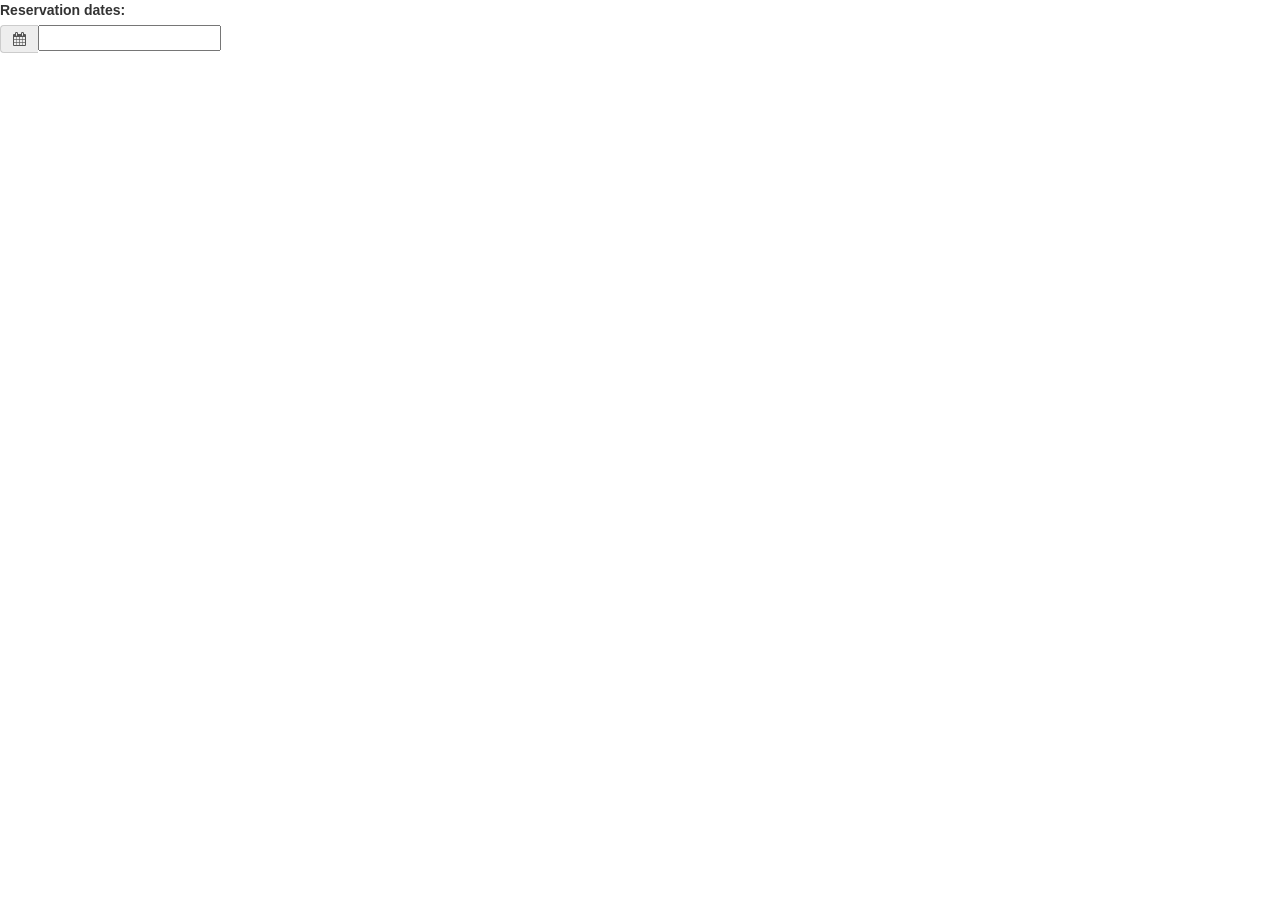
<file: lib/calendario/ejem.html>
<html>
    <head>    
<link href="../css/bootstrap.min.css" rel="stylesheet">
      <link href="../font-awesome/css/font-awesome.min.css" rel="stylesheet">
      <link rel="stylesheet" type="text/css" media="all" href="daterangepicker-bs3.css" />
      <script type="text/javascript" src="../js/jquery.min.js"></script> 
      <script type="text/javascript" src="../js/bootstrap.min.js"></script>
      <script type="text/javascript" src="moment.js"></script>
      <script type="text/javascript" src="daterangepicker.js"></script>
    </head>
    <body> 
<form>
  <div class="form-group">
    <label for="reservation">Reservation dates:</label>
    <div class="controls">
      <div class="input-group">
        <span class="input-group-addon"><i class="fa fa-calendar"></i></span><input type="text" name="reservation" id="reservation" />
      </div>
    </div>
  </div>
</form>
 
<script type="text/javascript">
$(document).ready(function() {
    $('#reservation').daterangepicker();
});
</script>
    </body>

</html>
</file>
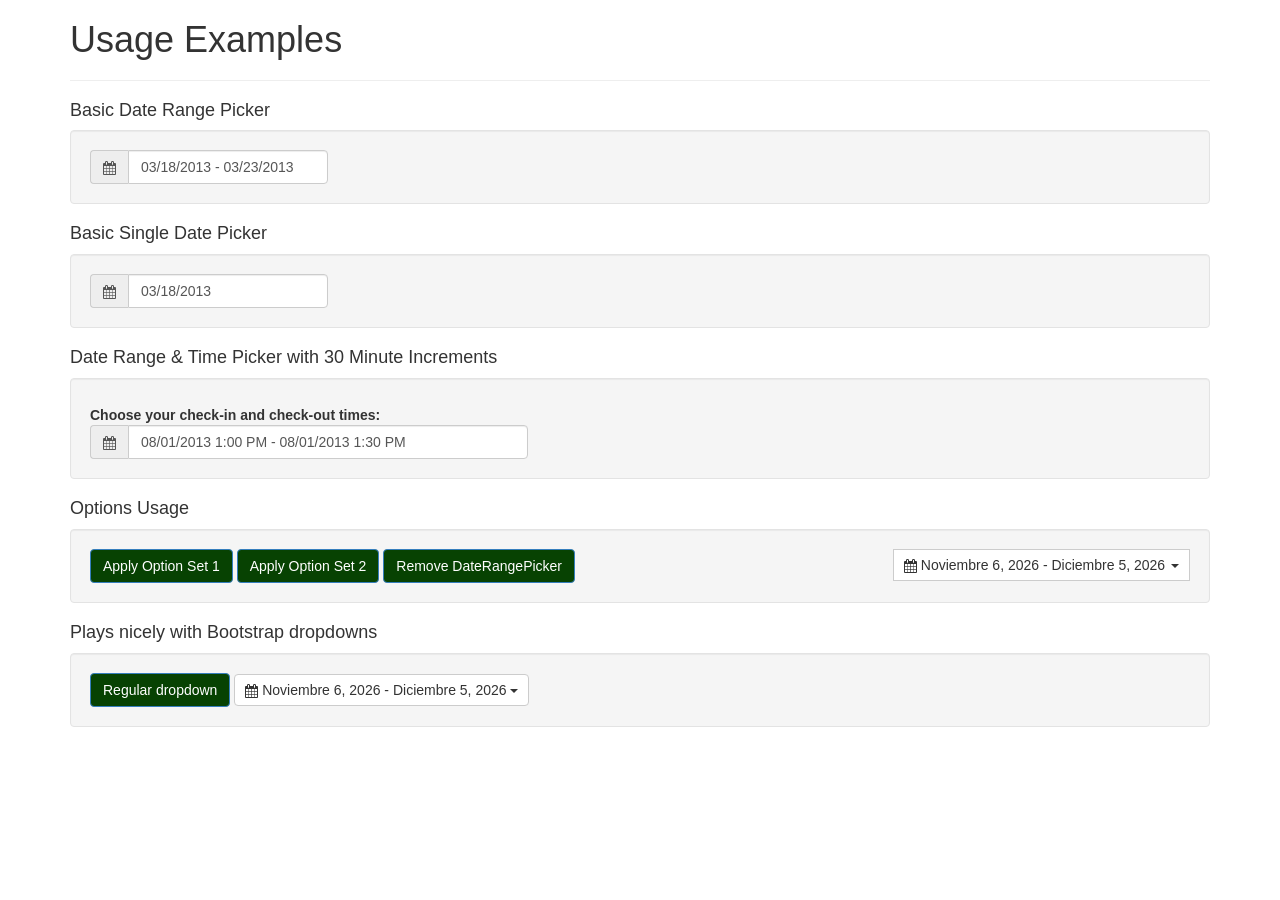
<file: lib/calendario/examples.html>
<!DOCTYPE html>
<html dir="ltr" lang="en-US">
   <head>
      <meta charset="UTF-8" />
      <title>A date range picker for Bootstrap</title>
      <link href="../css/bootstrap.min.css" rel="stylesheet">
      <link href="../font-awesome/css/font-awesome.min.css" rel="stylesheet">
      <link rel="stylesheet" type="text/css" media="all" href="daterangepicker-bs3.css" />
     <script type="text/javascript" src="../js/jquery.min.js"></script> 
      <script type="text/javascript" src="../js/bootstrap.min.js"></script>
      <script type="text/javascript" src="moment.js"></script>
      <script type="text/javascript" src="daterangepicker.js"></script>
   </head>
   <body>

      <div class="container">
         <div class="span12">

          <h1>Usage Examples</h1>

          <hr />

            <h4>Basic Date Range Picker</h4>
            <div class="well">

               <form class="form-horizontal">
                 <fieldset>
                  <div class="control-group">
                    <div class="controls">
                     <div class="input-prepend input-group">
                       <span class="add-on input-group-addon"><i class="glyphicon glyphicon-calendar fa fa-calendar"></i></span><input type="text" style="width: 200px" name="reservation" id="reservation" class="form-control" value="03/18/2013 - 03/23/2013" /> 
                     </div>
                    </div>
                  </div>
                 </fieldset>
               </form>

               <script type="text/javascript">
               $(document).ready(function() {
                  $('#reservation').daterangepicker(null, function(start, end, label) {
                    console.log(start.toISOString(), end.toISOString(),label);
                  });
               });
               </script>

            </div>


            <h4>Basic Single Date Picker</h4>
            <div class="well">

               <form class="form-horizontal">
                 <fieldset>
                  <div class="control-group">
                    <div class="controls">
                     <div class="input-prepend input-group">
                       <span class="add-on input-group-addon"><i class="glyphicon glyphicon-calendar fa fa-calendar"></i></span><input type="text" style="width: 200px" name="birthday" id="birthday" class="form-control" value="03/18/2013" /> 
                     </div>
                    </div>
                  </div>
                 </fieldset>
               </form>

               <script type="text/javascript">
               $(document).ready(function() {
                  $('#birthday').daterangepicker({ singleDatePicker: true }, function(start, end, label) {
                    console.log(start.toISOString(), end.toISOString(), label);
                  });
               });
               </script>

            </div>

            <h4>Date Range &amp; Time Picker with 30 Minute Increments</h4>
            <div class="well">

               <form class="form-horizontal">
                 <fieldset>
                  <div class="control-group">
                    <label class="control-label" for="reservationtime">Choose your check-in and check-out times:</label>
                    <div class="controls">
                     <div class="input-prepend input-group">
                       <span class="add-on input-group-addon"><i class="glyphicon glyphicon-calendar fa fa-calendar"></i></span>
                       <input type="text" style="width: 400px" name="reservation" id="reservationtime" class="form-control" value="08/01/2013 1:00 PM - 08/01/2013 1:30 PM"  class="span4"/>
                     </div>
                    </div>
                  </div>
                 </fieldset>
               </form>

               <script type="text/javascript">
               $(document).ready(function() {
                  $('#reservationtime').daterangepicker({
                    timePicker: true,
                    timePickerIncrement: 5,
                    format:  'MM/DD/YYYY h:mm A'
                  }, function(start, end, label) {
                    console.log(start.toISOString(), end.toISOString(), label);
                  });
               });
               </script>

            </div>            

            <h4>Options Usage</h4>

            <div class="well" style="overflow: auto">

              <button id="options1" class="btn btn-primary">Apply Option Set 1</button>

              <button id="options2" class="btn btn-primary">Apply Option Set 2</button>

              <button id="destroy" class="btn btn-primary">Remove DateRangePicker</button>

               <div id="reportrange" class="pull-right" style="background: #fff; cursor: pointer; padding: 5px 10px; border: 1px solid #ccc">
                  <i class="glyphicon glyphicon-calendar fa fa-calendar"></i>
                  <span></span> <b class="caret"></b>
               </div>

               <script type="text/javascript">
               $(document).ready(function() {

                  var cb = function(start, end, label) {
                    console.log(start.toISOString(), end.toISOString(), label);
                    $('#reportrange span').html(start.format('MMMM D, YYYY') + ' - ' + end.format('MMMM D, YYYY'));
                    //alert("Callback has fired: [" + start.format('MMMM D, YYYY') + " to " + end.format('MMMM D, YYYY') + ", label = " + label + "]");
                  }

                  var optionSet1 = {
                    startDate: moment().subtract('days', 29),
                    endDate: moment(),
                    minDate: '01/01/2014',
                    maxDate: '12/31/2014',
                    dateLimit: { days: 60 },
                    showDropdowns: true,
                    showWeekNumbers: true,
                    timePicker: false,
                    timePickerIncrement: 1,
                    timePicker12Hour: true,
                    ranges: {
                       'Today': [moment(), moment()],
                       'Yesterday': [moment().subtract('days', 1), moment().subtract('days', 1)],
                       'Last 7 Days': [moment().subtract('days', 6), moment()],
                       'Last 30 Days': [moment().subtract('days', 29), moment()],
                       'This Month': [moment().startOf('month'), moment().endOf('month')],
                       'Last Month': [moment().subtract('month', 1).startOf('month'), moment().subtract('month', 1).endOf('month')]
                    },
                    opens: 'left',
                    buttonClasses: ['btn btn-default'],
                    applyClass: 'btn-small btn-primary',
                    cancelClass: 'btn-small',
                    format: 'MM/DD/YYYY',
                    separator: ' to ',
                    locale: {
                        applyLabel: 'Submit',
                        cancelLabel: 'Clear',
                        fromLabel: 'From',
                        toLabel: 'To',
                        customRangeLabel: 'Custom',
                        daysOfWeek: ['Dom', 'Lun', 'Mar', 'Mie', 'Jue', 'Vie','Sab'],
                        monthNames: ['January', 'February', 'March', 'April', 'May', 'June', 'July', 'August', 'September', 'October', 'November', 'December'],
                        firstDay: 1
                    }
                  };

                  var optionSet2 = {
                    startDate: moment().subtract('days', 7),
                    endDate: moment(),
                    opens: 'left',
                    ranges: {
                       'Today': [moment(), moment()],
                       'Yesterday': [moment().subtract('days', 1), moment().subtract('days', 1)],
                       'Last 7 Days': [moment().subtract('days', 6), moment()],
                       'Last 30 Days': [moment().subtract('days', 29), moment()],
                       'This Month': [moment().startOf('month'), moment().endOf('month')],
                       'Last Month': [moment().subtract('month', 1).startOf('month'), moment().subtract('month', 1).endOf('month')]
                    }
                  };

                  $('#reportrange span').html(moment().subtract('days', 29).format('MMMM D, YYYY') + ' - ' + moment().format('MMMM D, YYYY'));

                  $('#reportrange').daterangepicker(optionSet1, cb);

                  $('#reportrange').on('show.daterangepicker', function() { console.log("show event fired"); });
                  $('#reportrange').on('hide.daterangepicker', function() { console.log("hide event fired"); });
                  $('#reportrange').on('apply.daterangepicker', function(ev, picker) { 
                    console.log("apply event fired, start/end dates are " 
                      + picker.startDate.format('MMMM D, YYYY') 
                      + " to " 
                      + picker.endDate.format('MMMM D, YYYY')
                    ); 
                  });
                  $('#reportrange').on('cancel.daterangepicker', function(ev, picker) { console.log("cancel event fired"); });

                  $('#options1').click(function() {
                    $('#reportrange').data('daterangepicker').setOptions(optionSet1, cb);
                  });

                  $('#options2').click(function() {
                    $('#reportrange').data('daterangepicker').setOptions(optionSet2, cb);
                  });

                  $('#destroy').click(function() {
                    $('#reportrange').data('daterangepicker').remove();
                  });

               });
               </script>

            </div>


            <h4>Plays nicely with Bootstrap dropdowns</h4>

            <div class="well">

               <div class="dropdown" style="display: inline-block;">
                 <a data-toggle="dropdown" class="btn btn-primary" href="#">Regular dropdown</a>
                 <ul class="dropdown-menu" role="menu" aria-labelledby="dLabel">
                   <li><a href="#">item</a></li>
                 </ul>
               </div>

               <div id="reportrange2" class="btn" style="display: inline-block; background: #fff; cursor: pointer; padding: 5px 10px; border: 1px solid #ccc">
                  <i class="glyphicon glyphicon-calendar fa fa-calendar"></i>
                  <span></span> <b class="caret"></b>
               </div>

               <script type="text/javascript">
               $(document).ready(function() {
                  $('#reportrange2 span').html(moment().subtract('days', 29).format('MMMM D, YYYY') + ' - ' + moment().format('MMMM D, YYYY'));
                  $('#reportrange2').daterangepicker();
               });
               </script>

            </div>


         </div>
      </div>

   </body>
</html>
</file>
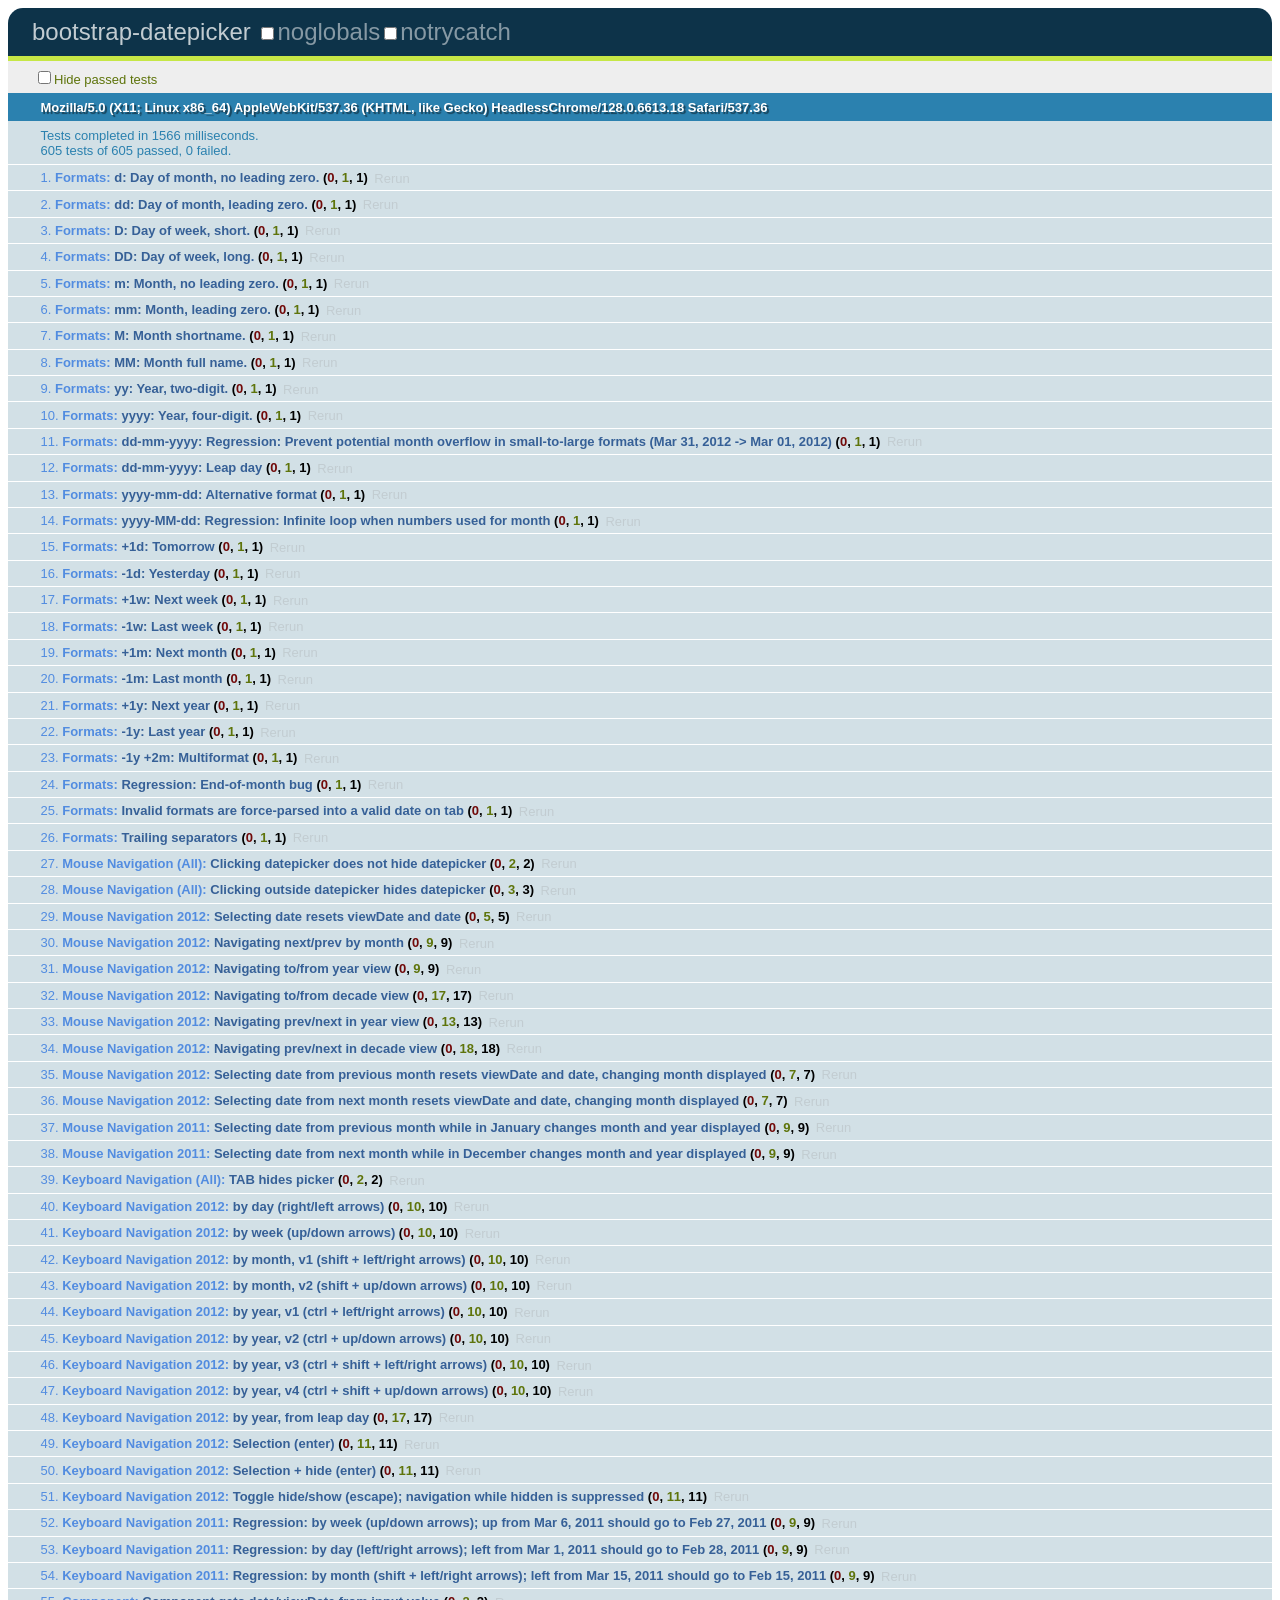
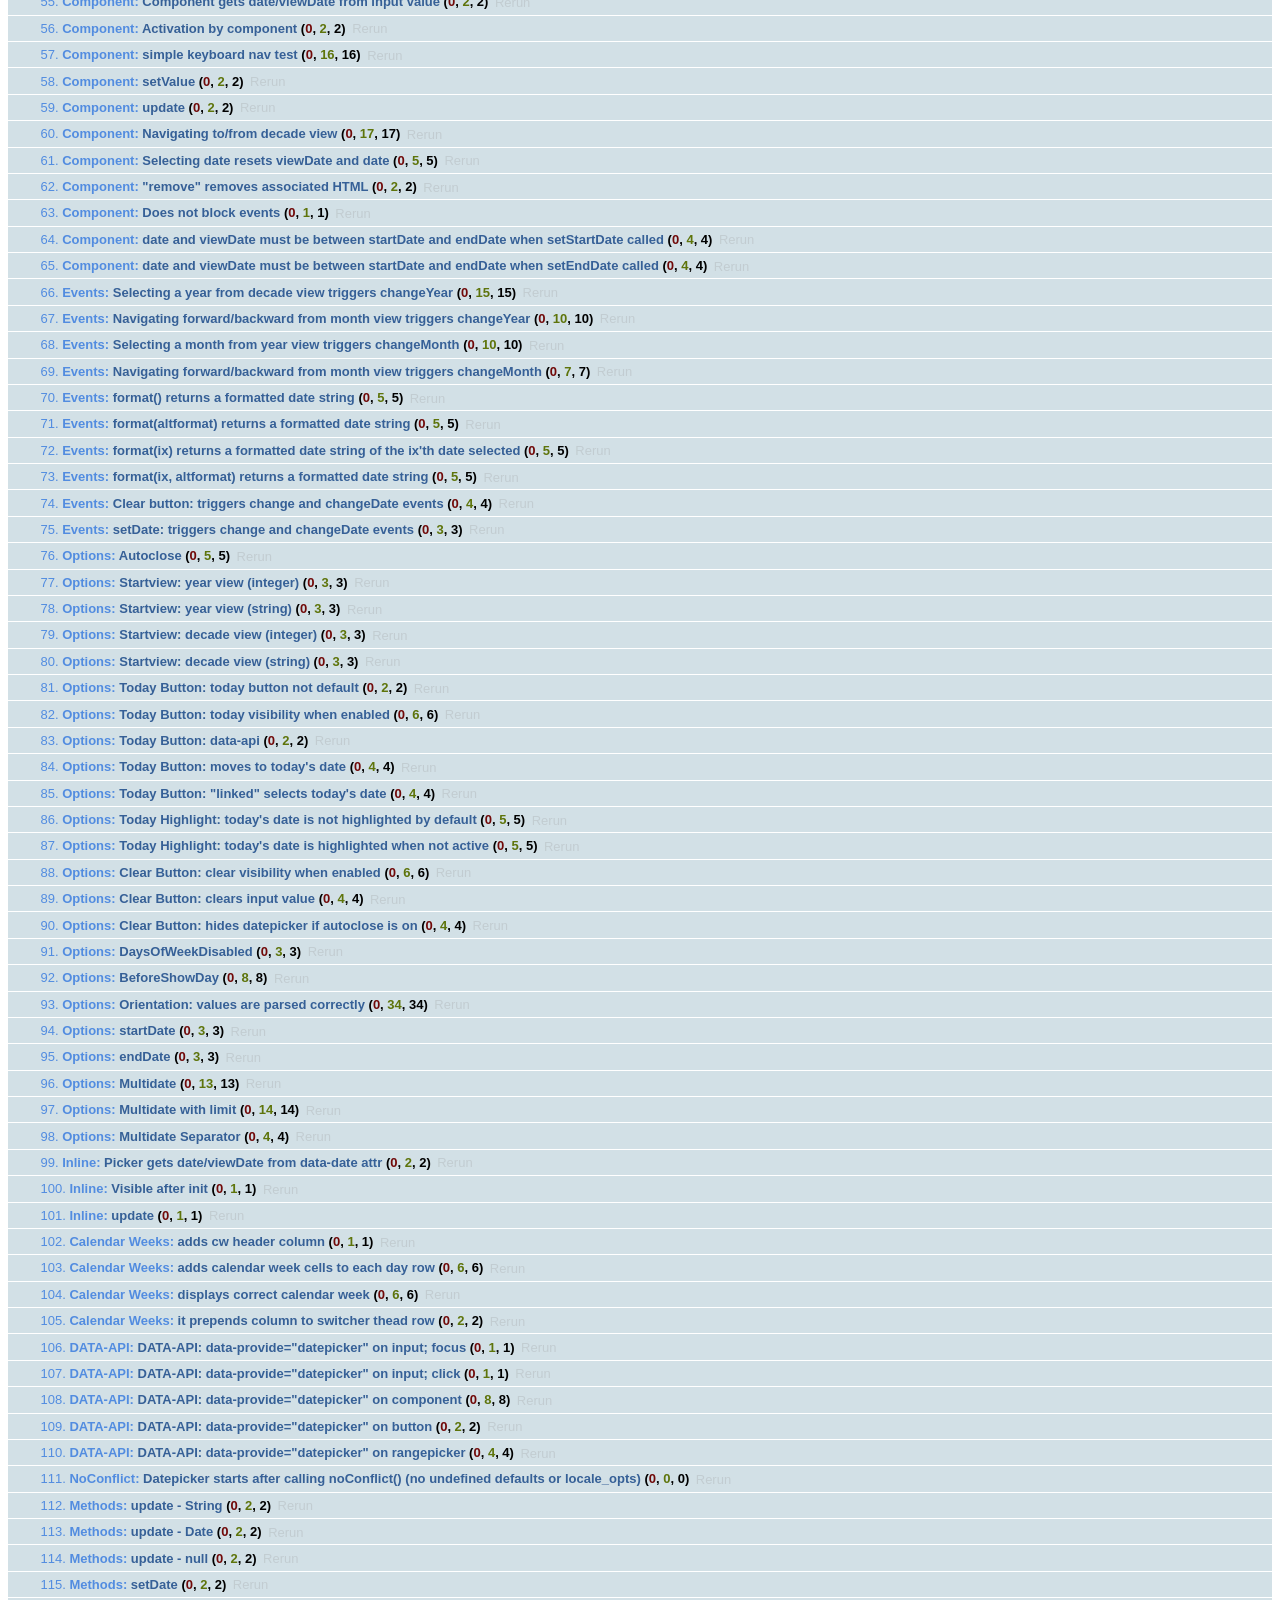
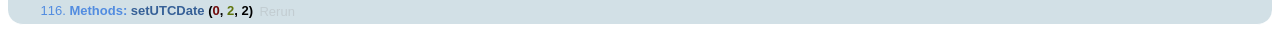
<file: lib/bootstrap-datepicker-master/tests/tests.html>
<!DOCTYPE html>
<html>
    <head>
        <link rel="stylesheet" href="assets/qunit.css" />
        <script src="assets/qunit.js"></script>
        <script src="assets/qunit-logging.js"></script> <!-- console.log for test failures -->
        <script src="assets/jquery-1.7.1.min.js"></script>
        <script src="../js/bootstrap-datepicker.js"></script>

        <style>
            .datepicker {
                /* Appended to body, abs-pos off the page */
                position: absolute;
                display: none;
                top: -9999em;
                left: -9999em;
            }
        </style>

        <!-- Utilities -->
        <script src="assets/utils.js"></script>
        <script src="assets/mock.js"></script>

        <!-- Test suites -->
        <script src="suites/formats.js"></script>
        <script src="suites/mouse_navigation/all.js"></script>
        <script src="suites/mouse_navigation/2012.js"></script>
        <script src="suites/mouse_navigation/2011.js"></script>
        <script src="suites/keyboard_navigation/all.js"></script>
        <script src="suites/keyboard_navigation/2012.js"></script>
        <script src="suites/keyboard_navigation/2011.js"></script>
        <script src="suites/component.js"></script>
        <script src="suites/events.js"></script>
        <script src="suites/options.js"></script>
        <script src="suites/inline.js"></script>
        <script src="suites/calendar-weeks.js"></script>
        <script src="suites/data-api.js"></script>
        <script src="suites/noconflict.js"></script>
        <script src="suites/methods.js"></script>
    </head>
    <body>
        <h1 id="qunit-header">bootstrap-datepicker</h1>
        <h2 id="qunit-banner"></h2>
        <div id="qunit-testrunner-toolbar"></div>
        <h2 id="qunit-userAgent"></h2>
        <ol id="qunit-tests"></ol>
        <div id="qunit-fixture"></div>
    </body>
</html>
</file>
<file: lib/icheck/skins/all.css>
/* iCheck plugin skins
----------------------------------- */
@import url("minimal/_all.css");
/*
@import url("minimal/minimal.css");
@import url("minimal/red.css");
@import url("minimal/green.css");
@import url("minimal/blue.css");
@import url("minimal/aero.css");
@import url("minimal/grey.css");
@import url("minimal/orange.css");
@import url("minimal/yellow.css");
@import url("minimal/pink.css");
@import url("minimal/purple.css");
*/

@import url("square/_all.css");
/*
@import url("square/square.css");
@import url("square/red.css");
@import url("square/green.css");
@import url("square/blue.css");
@import url("square/aero.css");
@import url("square/grey.css");
@import url("square/orange.css");
@import url("square/yellow.css");
@import url("square/pink.css");
@import url("square/purple.css");
*/

@import url("flat/_all.css");
/*
@import url("flat/flat.css");
@import url("flat/red.css");
@import url("flat/green.css");
@import url("flat/blue.css");
@import url("flat/aero.css");
@import url("flat/grey.css");
@import url("flat/orange.css");
@import url("flat/yellow.css");
@import url("flat/pink.css");
@import url("flat/purple.css");
*/

@import url("line/_all.css");
/*
@import url("line/line.css");
@import url("line/red.css");
@import url("line/green.css");
@import url("line/blue.css");
@import url("line/aero.css");
@import url("line/grey.css");
@import url("line/orange.css");
@import url("line/yellow.css");
@import url("line/pink.css");
@import url("line/purple.css");
*/

@import url("polaris/polaris.css");

@import url("futurico/futurico.css");
</file>
<file: lib/icheck/demo/css/custom.css>
@import url("normalize.css");
@font-face{font-family:'MontserratRegular';src:url("./montserrat-regular.eot");src:url("./montserrat-regular.eot?#iefix") format('embedded-opentype'),url("./montserrat-regular.woff") format('woff'),url("./montserrat-regular.ttf") format('truetype'),url("./montserrat-regular.svg#MontserratRegular") format('svg');font-style:normal;font-weight:normal}
@font-face{font-family:'MontserratBold';src:url("./montserrat-bold.eot");src:url("./montserrat-bold.eot?#iefix") format('embedded-opentype'),url("./montserrat-bold.woff") format('woff'),url("./montserrat-bold.ttf") format('truetype'),url("./montserrat-bold.svg#MontserratBold") format('svg');font-style:normal;font-weight:bold}
html,body{height:100%}
body{font:14px/20px 'MontserratRegular',Helvetica,Arial,sans-serif;color:#222;background:#ebe7df url("[data-uri]") repeat-x;*background-image:url("ie/header-line.png")}
a{color:#222;text-decoration:none;border-bottom:1px solid #bbb;}
a:hover{color:#000}
a,.self{-webkit-transition:color .1s;-moz-transition:color .1s;-ms-transition:color .1s;-o-transition:color .1s;transition:color .1s}
.self{color:#333;border-bottom:1px dotted #aaa;cursor:pointer;}
.self:hover{color:#000}
strong{font-family:'MontserratBold',Helvetica,Arial,sans-serif;font-weight:700}
p{margin:0 0 8px}
label{cursor:pointer}
h1,h2,h3,h4{margin:0;font:bold 20px/60px 'MontserratBold',Helvetica,Arial,sans-serif}
h2{height:60px;text-align:center;text-transform:uppercase}
h4{font-size:18px;line-height:24px}
ul{margin:0;padding:0;list-style:none}
table{width:100%;margin-bottom:21px}
th,td{padding:11px 20px 12px;vertical-align:top;font-weight:normal;text-align:left;border-bottom:2px solid #e7e5e0;}
thead th,thead td{background:#f3f2ef}
th{white-space:nowrap}
td{width:100%}
.focus{outline:1px dotted rgba(0,0,0,0.5) !important}
.clear{position:relative;*zoom:1;}
.clear:before,.clear:after{content:'';display:table;clear:both}
.layout{width:930px;margin:0 auto;padding:0 15px}
.header{padding:115px 0 73px;color:#fff;text-align:center;}
.header h1,.header strong{letter-spacing:-1px;text-transform:uppercase}
.header h1{padding-bottom:23px;font-size:22px;line-height:28px}
.header h3{position:relative;padding:35px 0 17px;font-size:120px;line-height:140px;letter-spacing:-5px;}
.header h3 span{font-size:30px;line-height:40px;letter-spacing:0;margin-left:-10px;vertical-align:baseline;}
.header h3:before{content:'';display:inline-block;width:72px;height:64px;margin-right:32px;vertical-align:middle;background:url("icheck.png")}
.header h3:after{content:'';position:absolute;top:0;left:50%;width:100px;margin-left:-50px;border-top:3px solid #fff}
.header strong{font:24px/30px 'MontserratRegular',Helvetica,Arial,sans-serif;}
.header strong a{color:#fff;border-bottom-color:#fff}
.features{position:relative;font-size:16px;color:#555;background:#fff;}
.features .self{color:#555;border-bottom-color:#bbb;}
.features .self:hover{color:#222}
.features .arrows{top:0}
.features:hover .arrows .bottom{left:0}
.features h2{color:#fff;background:#2489c5}
.features ul{padding:44px 60px 36px}
.features li{padding:0 0 9px 36px;background:url("[data-uri]") 0 1px no-repeat;*background-image:url("ie/icon-star.png");}
.features li.offset{margin-top:20px}
.mark{padding:0 2px;color:#777;background:#e7e5e0;}
.skin-polaris .mark{background:#232830}
.skin-futurico .mark{background:#25262a}
.social{height:60px;margin-bottom:60px;padding:0 60px;font-size:16px;color:#555;background:#f5f3ef;}
.social a{color:#777;border-bottom-color:#ccc;}
.social a:hover{color:#444}
.social .left{float:left;padding-top:19px;}
.social .left li{float:left;padding-right:30px;}
.social .left li a{position:relative}
.social .right{float:right;padding-top:20px;}
.social .right li{float:right;padding-left:10px}
.social .right.local{padding-top:19px;}
.social .right.local li{padding-left:30px;font-size:14px}
.demo-holder{margin-bottom:97px}
.demo-title{padding-bottom:36px;font-size:26px;letter-spacing:-1px}
.demo{position:relative;}
.demo:hover .arrows .top,.demo:hover .arrows .bottom{left:0}
.demo-list{position:relative;margin-right:360px;padding:33px 57px 17px;color:#555;background:#fff;border:3px solid #ddd8ce;}
.demo-list ul{float:right;white-space:nowrap;}
.demo-list ul:first-child{float:left}
.demo-list ul li{position:relative;padding:0 0 18px 42px}
.demo-list ul input{position:absolute;top:4px;left:0}
.demo-list ul .icheckbox_square-blue,.demo-list ul .iradio_square-blue{position:absolute;top:-1px;left:0}
.demo-list ul span{color:#bbb}
.demo-methods{padding:21px 360px 0 0;}
.demo-methods .mark{background:#d3cfc6}
.demo-methods dt{position:relative;padding:17px 150px 18px 0;font:16px/24px 'MontserratRegular',Helvetica,Arial,sans-serif;color:#444;border-bottom:3px solid #ddd8ce;}
.demo-methods dt .self{cursor:pointer;}
.demo-methods dt .self:hover{color:#222}
.demo-methods dt .code{position:absolute;right:0;bottom:18px;color:#777;}
.demo-methods dt .code .self:hover{color:#444}
.demo-methods dd{position:relative;display:none;margin:0;background:#fff;border:3px solid #ddd8ce;border-top:none;}
.demo-methods dd:before{content:'';position:absolute;top:-13px;left:0;width:0;height:0;border:5px solid transparent;border-bottom-color:#ddd8ce;border-left-color:#ddd8ce}
.demo-methods dd .markup{margin:0;color:#888;background:#f5f3ef;border:none;}
.demo-methods dd .markup .comment{color:#aaa}
.demo-callbacks{position:absolute;top:0;right:0;bottom:0;width:300px;color:#aaa;background:#232323;border:3px solid #ddd8ce;}
.demo-callbacks h2{color:#fff;background:#6a5a8c}
.demo-callbacks ul{position:absolute;top:60px;width:100%;bottom:0;overflow:auto;}
.demo-callbacks ul::-webkit-scrollbar{width:10px;background:none;}
.demo-callbacks ul::-webkit-scrollbar-track{background:none;border:none;}
.demo-callbacks ul::-webkit-scrollbar-track-piece:disabled{display:none !important;}
.demo-callbacks ul::-webkit-scrollbar-thumb{background:rgba(255,255,255,.25);border:none;}
.demo-callbacks ul::-webkit-scrollbar-thumb:hover{background:rgba(255,255,255,.3);}
.demo-callbacks ul li{margin-top:-1px;padding:13px 20px 15px;border-top:1px solid #2e2e2e;}
.demo-callbacks ul li span{color:#888}
.skins{position:relative;*zoom:1;}
.skins h2{position:absolute;top:-38px;right:0;left:0;font-size:24px;text-align:center}
.arrows{position:absolute;top:3px;left:-60px;width:60px;overflow:hidden;}
.arrows .top,.arrows .bottom{position:relative;left:60px;width:60px;height:60px;cursor:pointer;-webkit-transition:left .3s,background-color .2s;-moz-transition:left .3s,background-color .2s;-ms-transition:left .3s,background-color .2s;-o-transition:left .3s,background-color .2s;transition:left .3s,background-color .2s}
.arrows .top{background:#83b3be url("[data-uri]") 50% no-repeat;*background-image:url("ie/arrow-top.png");}
.arrows .top:hover{background-color:#6ba4b1}
.arrows .bottom{background:#e2b78d url("[data-uri]") 50% no-repeat;*background-image:url("ie/arrow-bottom.png");}
.arrows .bottom:hover{background-color:#dba571}
@media screen and (max-width:1049px){.arrows,.fork-me{display:none}
}.skin{position:relative;margin-bottom:40px;}
.skin:hover .arrows .top,.skin:hover .arrows .bottom{left:0}
.skin h3{position:relative;z-index:20;float:left;height:60px;padding:0 57px;line-height:58px;background:#fff;border:3px solid #ddd8ce;border-bottom:none;}
.skin h3:before{content:'';position:absolute;top:100%;left:0;width:100%;height:2px;margin-top:-1px;background:#fff}
.skin.skin-polaris h3{color:#cacdd1;background:#2c323c;}
.skin.skin-polaris h3:before{background:#2c323c}
.skin.skin-futurico h3{color:#c3c3c3;background:#2e3035;}
.skin.skin-futurico h3:before{background:#2e3035}
.skin dl{z-index:10;width:100%;margin:0}
.skin dt{position:relative;top:-53px;right:-3px;float:right;height:47px;margin-right:-3px;padding:0 57px;line-height:47px;border:3px solid #ddd8ce;cursor:pointer;}
.skin dt:hover{background:#f0ede7;border-bottom:3px solid #ddd8ce}
.skin dt.selected{height:50px;background:#fff;border-bottom:none;cursor:default;}
.skin dt.selected:before{content:'';position:absolute;top:100%;left:0;width:100%;height:2px;margin-top:-1px;background:#fff}
.skin.skin-polaris dt{color:#cacdd1;background:#647083;}
.skin.skin-polaris dt:hover{background:#4a5361}
.skin.skin-polaris dt.selected{background:#2c323c;}
.skin.skin-polaris dt.selected:before{background:#2c323c}
.skin.skin-futurico dt{color:#c3c3c3;background:#676c77;}
.skin.skin-futurico dt:hover{background:#4b4e56}
.skin.skin-futurico dt.selected{background:#2e3035;}
.skin.skin-futurico dt.selected:before{background:#2e3035}
.skin dd{position:relative;display:none;float:left;width:100%;margin:-3px -100% 0 0;overflow:hidden;color:#444;background:#fff;border:3px solid #ddd8ce;}
.skin dd.selected{display:block}
.skin dd a{color:#444;}
.skin dd a:hover{color:#111}
.skin.skin-polaris dd{color:#7a828b;background:#2c323c;}
.skin.skin-polaris dd a{color:#7a828b;border-bottom-color:#4e596b;}
.skin.skin-polaris dd a:hover{color:#a2a7ae}
.skin.skin-futurico dd{color:#888;background:#2e3035;}
.skin.skin-futurico dd a{color:#888;border-bottom-color:#545861;}
.skin.skin-futurico dd a:hover{color:#aaa}
.skin-section{float:left;padding:42px 0 31px 57px;line-height:18px;}
.skin-section h4{padding-bottom:18px;}
.skin-polaris .skin-section h4{color:#959ba2}
.skin-futurico .skin-section h4{color:#a0a0a0}
.skin-section .list{float:left;padding-right:60px;}
.skin-section .list li{position:relative;padding-bottom:15px}
.skin-minimal .skin-section .list li{padding-left:38px}
.skin-square .skin-section .list li{padding-left:42px}
.skin-flat .skin-section .list li,.skin-line .skin-section label{padding-left:40px}
.skin-line .skin-section h4{padding-bottom:24px}
.skin-line .skin-section .list{padding-right:40px;}
.skin-line .skin-section .list li{padding-bottom:10px}
.skin-polaris .skin-section .list li{padding-left:37px}
.skin-futurico .skin-section .list li{padding-left:36px}
.icheckbox_minimal,.icheckbox_minimal-red,.icheckbox_minimal-green,.icheckbox_minimal-blue,.icheckbox_minimal-aero,.icheckbox_minimal-grey,.icheckbox_minimal-orange,.icheckbox_minimal-yellow,.icheckbox_minimal-pink,.icheckbox_minimal-purple,.iradio_minimal,.iradio_minimal-red,.iradio_minimal-green,.iradio_minimal-blue,.iradio_minimal-aero,.iradio_minimal-grey,.iradio_minimal-orange,.iradio_minimal-yellow,.iradio_minimal-pink,.iradio_minimal-purple{position:absolute;top:1px;left:0}
.skin input[type=checkbox],.skin input[type=radio]{position:absolute;top:2px;left:0}
.icheckbox_square,.icheckbox_square-red,.icheckbox_square-green,.icheckbox_square-blue,.icheckbox_square-aero,.icheckbox_square-grey,.icheckbox_square-orange,.icheckbox_square-yellow,.icheckbox_square-pink,.icheckbox_square-purple,.iradio_square,.iradio_square-red,.iradio_square-green,.iradio_square-blue,.iradio_square-aero,.iradio_square-grey,.iradio_square-orange,.iradio_square-yellow,.iradio_square-pink,.iradio_square-purple{position:absolute;top:-1px;left:0}
.icheckbox_flat,.icheckbox_flat-red,.icheckbox_flat-green,.icheckbox_flat-blue,.icheckbox_flat-aero,.icheckbox_flat-grey,.icheckbox_flat-orange,.icheckbox_flat-yellow,.icheckbox_flat-pink,.icheckbox_flat-purple,.iradio_flat,.iradio_flat-red,.iradio_flat-green,.iradio_flat-blue,.iradio_flat-aero,.iradio_flat-grey,.iradio_flat-orange,.iradio_flat-yellow,.iradio_flat-pink,.iradio_flat-purple{position:absolute;top:0;left:0}
.icheckbox_polaris,.iradio_polaris{position:absolute;top:-4px;left:-6px}
.icheckbox_futurico,.iradio_futurico{position:absolute;top:2px;left:0}
.skin-states{float:right;padding-right:57px;padding-left:0;}
.skin-states .state{cursor:default !important}
.skin-states .list{padding-right:0}
.skin-minimal .skin-states .list li{padding-left:71px}
.skin-square .skin-states .list li{padding-left:79px}
.skin-flat .skin-states .list li{padding-left:75px}
.skin-line .skin-states .list{padding-right:0}
.skin-polaris .skin-states .list li{padding-left:69px}
.skin-futurico .skin-states .list li{padding-left:67px}
.skin-states .iradio_minimal,.skin-states .iradio_minimal-red,.skin-states .iradio_minimal-green,.skin-states .iradio_minimal-blue,.skin-states .iradio_minimal-aero,.skin-states .iradio_minimal-grey,.skin-states .iradio_minimal-orange,.skin-states .iradio_minimal-yellow,.skin-states .iradio_minimal-pink,.skin-states .iradio_minimal-purple{left:33px}
.skin-states .iradio_square,.skin-states .iradio_square-red,.skin-states .iradio_square-green,.skin-states .iradio_square-blue,.skin-states .iradio_square-aero,.skin-states .iradio_square-grey,.skin-states .iradio_square-orange,.skin-states .iradio_square-yellow,.skin-states .iradio_square-pink,.skin-states .iradio_square-purple{left:37px}
.skin-states .iradio_flat,.skin-states .iradio_flat-red,.skin-states .iradio_flat-green,.skin-states .iradio_flat-blue,.skin-states .iradio_flat-aero,.skin-states .iradio_flat-grey,.skin-states .iradio_flat-orange,.skin-states .iradio_flat-yellow,.skin-states .iradio_flat-pink,.skin-states .iradio_flat-purple{left:35px}
.skin-states .iradio_polaris{left:26px}
.skin-states .iradio_futurico{left:31px}
.colors{clear:both;padding:24px 0 9px;}
.skin-line .colors{padding-top:28px}
.colors strong{float:left;line-height:20px;margin-right:20px}
.colors li{position:relative;float:left;width:16px;height:16px;margin:2px 1px 0 0;background:#000;cursor:pointer;filter:alpha(opacity=50);opacity:.5;-webkit-transition:opacity .2s;-moz-transition:opacity .2s;-ms-transition:opacity .2s;-o-transition:opacity .2s;transition:opacity .2s;}
.colors li:hover{filter:alpha(opacity=100);opacity:1}
.colors li.active{height:20px;margin-top:0;filter:alpha(opacity=75);opacity:.75}
.colors li.red{background:#d54e21}
.colors li.green{background:#78a300}
.colors li.blue{background:#0e76a8}
.colors li.aero{background:#9cc2cb}
.colors li.grey{background:#73716e}
.colors li.orange{background:#f70}
.colors li.yellow{background:#fc0}
.colors li.pink{background:#ff66b5}
.colors li.purple{background:#6a5a8c}
.skin-square .colors li.red{background:#e56c69}
.skin-square .colors li.green{background:#1b7e5a}
.skin-square .colors li.blue{background:#2489c5}
.skin-square .colors li.aero{background:#9cc2cb}
.skin-square .colors li.grey{background:#73716e}
.skin-square .colors li.yellow{background:#fc3}
.skin-square .colors li.pink{background:#a77a94}
.skin-square .colors li.purple{background:#6a5a8c}
.skin-square .colors li.orange{background:#f70}
.skin-flat .colors li.red{background:#ec7063}
.skin-flat .colors li.green{background:#1abc9c}
.skin-flat .colors li.blue{background:#3498db}
.skin-flat .colors li.grey{background:#95a5a6}
.skin-flat .colors li.orange{background:#f39c12}
.skin-flat .colors li.yellow{background:#f1c40f}
.skin-flat .colors li.pink{background:#af7ac5}
.skin-flat .colors li.purple{background:#8677a7}
.skin-line .colors li.yellow{background:#ffc414}
.skins-info{padding:13px 0 57px;font-size:16px;line-height:22px;text-align:center;}
.skins-info p{margin-bottom:17px}
.skins-info .skins-banner{margin:34px 0 3px;}
.skins-info .skins-banner a{display:block;width:728px;height:90px;margin:0 auto;overflow:hidden;text-indent:100%;white-space:nowrap;background:url(banner.jpg);-webkit-transition:opacity 0.4s ease;-moz-transition:opacity 0.4s ease;-o-transition:opacity 0.4s ease;transition:opacity 0.4s ease;border:none;}
.skins-info .skins-banner a:hover{opacity:.8;}
.skin-pre{padding:43px 60px 0}
.skin-usage{padding:19px 60px 8px;list-style:decimal outside;}
.skin-usage li{margin-bottom:23px}
.skin-usage .schemes{margin-bottom:-3px;padding:13px 0 0 20px;color:#888;}
.skin-usage .schemes ul{float:left;padding-right:60px}
.skin-usage .schemes li{margin:0;padding-bottom:3px}
.usage{position:relative;margin-bottom:80px;background:#fff;}
.usage a{border-bottom-color:#ddd}
.usage .self{border-bottom-color:#bbb}
.usage .arrows{top:0}
.usage:hover .arrows .top,.usage:hover .arrows .bottom{left:0}
.usage h2{color:#fff;background:#1f7f5c}
.usage h4{margin:26px 0 10px;}
.usage h4.indeterminate{margin-top:28px}
.usage p{margin-bottom:5px;}
.usage p.offset{margin-top:10px}
.usage p.callbacks-info{margin-bottom:19px}
.usage p.methods-info{margin-bottom:10px}
.usage p.methods-callback{margin-top:10px}
.usage p.issue-tracker{margin-top:31px}
.usage .markup{margin:9px 0 16px}
.usage .usage-inner{font-size:15px;line-height:23px;padding:41px 60px 39px}
.markup{margin:10px 0 18px;padding:8px 0 9px 17px;font:14px/20px 'MontserratRegular',Helvetica,Arial,sans-serif;color:#777;background:#e7e5e0;border-left:3px solid #d7d5cb;}
.markup .comment{color:#999;}
.markup .comment .self{color:#555;}
.markup .comment .self:hover{color:#333}
.skin-polaris .markup{background:#232830;border-left-color:#1f232a}
.skin-futurico .markup{background:#25262a;border-left-color:#202225}
.skin-polaris .markup .comment,.skin-futurico .markup .comment{color:#555}
.browsers{margin-bottom:74px;}
.browsers h2{margin-bottom:29px;font-size:24px}
.browsers-inner{padding:0 60px;font-size:15px;line-height:23px;}
.browsers-inner p{margin-bottom:15px}
.benefits{position:relative;margin-bottom:59px;color:#888;background:#232323;}
.benefits .arrows{top:0}
.benefits:hover .arrows .top,.benefits:hover .arrows .bottom{left:0}
.benefits h2{color:#fff;background:#6a5b8c}
.benefits a{color:#888;border-bottom-color:#444;}
.benefits a:hover{color:#aaa}
.benefits .mark{color:#777;background:#393939}
.benefits-inner{padding:41px 60px 29px;font-size:15px;line-height:23px;}
.benefits-inner p{margin-bottom:15px}
.benefits-inner ul{margin:-10px 0 15px}
.download{height:63px;text-align:center;}
.download a{display:block;height:60px;font-size:18px;line-height:58px;color:#fff;border-bottom:0 solid #e24f49;background:#e76b66;-webkit-transition:border-bottom .2s;-moz-transition:border-bottom .2s;-ms-transition:border-bottom .2s;-o-transition:border-bottom .2s;transition:border-bottom .2s;}
.download a:before{content:'';display:inline-block;width:26px;height:26px;margin-right:12px;background:url("[data-uri]");*background-image:url("ie/icon-options.png");vertical-align:middle}
.download a:hover{border-bottom-width:3px}
.license{color:#444;text-align:center;padding:30px 0 75px}
.footer{padding-top:28px;height:60px;color:#666;background:#e2dfd8;}
.footer ul{float:left;}
.footer ul li{float:left;padding:2px 10px 0 0}
.footer ul.local li{padding:0 30px 0 0}
.footer .code{float:right}
.footer a{color:#444;}
.footer a:hover{color:#222}
.footer-inner{width:930px;margin:0 auto;overflow:hidden}
.fork-me{position:fixed;*position:absolute;top:0;right:0;width:40px;height:40px;overflow:hidden;text-indent:100%;white-space:nowrap;background:#28545b url("[data-uri]") 50% no-repeat;*background-image:url("ie/icon-fork.png");}
.fork-me:hover{background-color:#1f7f5c}
.skin dt,.fork-me{-webkit-transition:background-color .2s;-moz-transition:background-color .2s;-ms-transition:background-color .2s;-o-transition:background-color .2s;transition:background-color .2s}
</file>
<file: lib/calendario/daterangepicker-bs3.css>
/*!
 * Stylesheet for the Date Range Picker, for use with Bootstrap 3.x
 *
 * Copyright 2013 Dan Grossman ( http://www.dangrossman.info )
 * Licensed under the Apache License v2.0
 * http://www.apache.org/licenses/LICENSE-2.0
 *
 * Built for http://www.improvely.com
 */

 .daterangepicker.dropdown-menu {
  max-width: none;
  z-index: 3000;
}

.daterangepicker.opensleft .ranges, .daterangepicker.opensleft .calendar {
  float: left;
  margin: 4px;
}

.daterangepicker.opensright .ranges, .daterangepicker.opensright .calendar {
  float: right;
  margin: 4px;
}

.daterangepicker .ranges {
  width: 160px;
  text-align: left;
}

.daterangepicker .ranges .range_inputs>div {
  float: left;
}

.daterangepicker .ranges .range_inputs>div:nth-child(2) {
  padding-left: 11px;
}

.daterangepicker .calendar {
  display: none;
  max-width: 270px;
}

.daterangepicker.show-calendar .calendar {
    display: block;
}

.daterangepicker .calendar.single .calendar-date {
  border: none;
}

.daterangepicker .calendar th, .daterangepicker .calendar td {
  font-family: 'Helvetica Neue', Helvetica, Arial, sans-serif;
  white-space: nowrap;
  text-align: center;
  min-width: 32px;
}

.daterangepicker .daterangepicker_start_input label,
.daterangepicker .daterangepicker_end_input label {
  color: #333;
  display: block;
  font-size: 11px;
  font-weight: normal;
  height: 20px;
  line-height: 20px;
  margin-bottom: 2px;
  text-shadow: #fff 1px 1px 0px;
  text-transform: uppercase;
  width: 74px;
}

.daterangepicker .ranges input {
  font-size: 11px;
}

.daterangepicker .ranges .input-mini {
  background-color: #eee;
  border: 1px solid #ccc;
  border-radius: 4px;
  color: #555;
  display: block;
  font-size: 11px;
  height: 30px;
  line-height: 30px;
  vertical-align: middle;
  margin: 0 0 10px 0;
  padding: 0 6px;
  width: 74px;
}

.daterangepicker .ranges ul {
  list-style: none;
  margin: 0;
  padding: 0;
}

.daterangepicker .ranges li {
  font-size: 13px;
  background: #f5f5f5;
  border: 1px solid #f5f5f5;
  color: #08c;
  padding: 3px 12px;
  margin-bottom: 8px;
  -webkit-border-radius: 5px;
  -moz-border-radius: 5px;
  border-radius: 5px;
  cursor: pointer;
}

.daterangepicker .ranges li.active, .daterangepicker .ranges li:hover {
  background: #08c;
  border: 1px solid #08c;
  color: #fff;
}

.daterangepicker .calendar-date {
  border: 1px solid #ddd;
  padding: 4px;
  border-radius: 4px;
  background: #fff;
}

.daterangepicker .calendar-time {
  text-align: center;
  margin: 8px auto 0 auto;
  line-height: 30px;
}

.daterangepicker {
  position: absolute;
  background: #fff;
  top: 100px;
  left: 20px;
  padding: 4px;
  margin-top: 1px;
  -webkit-border-radius: 4px;
  -moz-border-radius: 4px;
  border-radius: 4px;
}

.daterangepicker.opensleft:before {
  position: absolute;
  top: -7px;
  right: 9px;
  display: inline-block;
  border-right: 7px solid transparent;
  border-bottom: 7px solid #ccc;
  border-left: 7px solid transparent;
  border-bottom-color: rgba(0, 0, 0, 0.2);
  content: '';
}

.daterangepicker.opensleft:after {
  position: absolute;
  top: -6px;
  right: 10px;
  display: inline-block;
  border-right: 6px solid transparent;
  border-bottom: 6px solid #fff;
  border-left: 6px solid transparent;
  content: '';
}

.daterangepicker.opensright:before {
  position: absolute;
  top: -7px;
  left: 9px;
  display: inline-block;
  border-right: 7px solid transparent;
  border-bottom: 7px solid #ccc;
  border-left: 7px solid transparent;
  border-bottom-color: rgba(0, 0, 0, 0.2);
  content: '';
}

.daterangepicker.opensright:after {
  position: absolute;
  top: -6px;
  left: 10px;
  display: inline-block;
  border-right: 6px solid transparent;
  border-bottom: 6px solid #fff;
  border-left: 6px solid transparent;
  content: '';
}

.daterangepicker table {
  width: 100%;
  margin: 0;
}

.daterangepicker td, .daterangepicker th {
  text-align: center;
  width: 20px;
  height: 20px;
  -webkit-border-radius: 4px;
  -moz-border-radius: 4px;
  border-radius: 4px;
  cursor: pointer;
  white-space: nowrap;
}

.daterangepicker td.off {
  color: #999;
}

.daterangepicker td.disabled {
  color: #999;
}

.daterangepicker td.available:hover, .daterangepicker th.available:hover {
  background: #eee;
}

.daterangepicker td.in-range {
  background: #ebf4f8;
  -webkit-border-radius: 0;
  -moz-border-radius: 0;
  border-radius: 0;
}

.daterangepicker td.active, .daterangepicker td.active:hover {
  background-color: #357ebd;
  border-color: #3071a9;
  color: #fff;
}

.daterangepicker td.week, .daterangepicker th.week {
  font-size: 80%;
  color: #ccc;
}

.daterangepicker select.monthselect, .daterangepicker select.yearselect {
  font-size: 12px;
  padding: 1px;
  height: auto;
  margin: 0;
  cursor: default;
}

.daterangepicker select.monthselect {
  margin-right: 2%;
  width: 56%;
}

.daterangepicker select.yearselect {
  width: 40%;
}

.daterangepicker select.hourselect, .daterangepicker select.minuteselect, .daterangepicker select.ampmselect {
  width: 50px;
  margin-bottom: 0;
}

.daterangepicker_start_input {
  float: left;
}

.daterangepicker_end_input {
  float: left; 
  padding-left: 11px
}

.daterangepicker th.month {
  width: auto;
}
</file>
<file: lib/bootstrap-datepicker-master/tests/assets/qunit.css>
/**
 * QUnit v1.5.0 - A JavaScript Unit Testing Framework
 *
 * http://docs.jquery.com/QUnit
 *
 * Copyright (c) 2012 John Resig, Jörn Zaefferer
 * Dual licensed under the MIT (MIT-LICENSE.txt)
 * or GPL (GPL-LICENSE.txt) licenses.
 */

/** Font Family and Sizes */

#qunit-tests, #qunit-header, #qunit-banner, #qunit-testrunner-toolbar, #qunit-userAgent, #qunit-testresult {
	font-family: "Helvetica Neue Light", "HelveticaNeue-Light", "Helvetica Neue", Calibri, Helvetica, Arial, sans-serif;
}

#qunit-testrunner-toolbar, #qunit-userAgent, #qunit-testresult, #qunit-tests li { font-size: small; }
#qunit-tests { font-size: smaller; }


/** Resets */

#qunit-tests, #qunit-tests ol, #qunit-header, #qunit-banner, #qunit-userAgent, #qunit-testresult {
	margin: 0;
	padding: 0;
}


/** Header */

#qunit-header {
	padding: 0.5em 0 0.5em 1em;

	color: #8699a4;
	background-color: #0d3349;

	font-size: 1.5em;
	line-height: 1em;
	font-weight: normal;

	border-radius: 15px 15px 0 0;
	-moz-border-radius: 15px 15px 0 0;
	-webkit-border-top-right-radius: 15px;
	-webkit-border-top-left-radius: 15px;
}

#qunit-header a {
	text-decoration: none;
	color: #c2ccd1;
}

#qunit-header a:hover,
#qunit-header a:focus {
	color: #fff;
}

#qunit-header label {
	display: inline-block;
}

#qunit-banner {
	height: 5px;
}

#qunit-testrunner-toolbar {
	padding: 0.5em 0 0.5em 2em;
	color: #5E740B;
	background-color: #eee;
}

#qunit-userAgent {
	padding: 0.5em 0 0.5em 2.5em;
	background-color: #2b81af;
	color: #fff;
	text-shadow: rgba(0, 0, 0, 0.5) 2px 2px 1px;
}


/** Tests: Pass/Fail */

#qunit-tests {
	list-style-position: inside;
}

#qunit-tests li {
	padding: 0.4em 0.5em 0.4em 2.5em;
	border-bottom: 1px solid #fff;
	list-style-position: inside;
}

#qunit-tests.hidepass li.pass, #qunit-tests.hidepass li.running  {
	display: none;
}

#qunit-tests li strong {
	cursor: pointer;
}

#qunit-tests li a {
	padding: 0.5em;
	color: #c2ccd1;
	text-decoration: none;
}
#qunit-tests li a:hover,
#qunit-tests li a:focus {
	color: #000;
}

#qunit-tests ol {
	margin-top: 0.5em;
	padding: 0.5em;

	background-color: #fff;

	border-radius: 15px;
	-moz-border-radius: 15px;
	-webkit-border-radius: 15px;

	box-shadow: inset 0px 2px 13px #999;
	-moz-box-shadow: inset 0px 2px 13px #999;
	-webkit-box-shadow: inset 0px 2px 13px #999;
}

#qunit-tests table {
	border-collapse: collapse;
	margin-top: .2em;
}

#qunit-tests th {
	text-align: right;
	vertical-align: top;
	padding: 0 .5em 0 0;
}

#qunit-tests td {
	vertical-align: top;
}

#qunit-tests pre {
	margin: 0;
	white-space: pre-wrap;
	word-wrap: break-word;
}

#qunit-tests del {
	background-color: #e0f2be;
	color: #374e0c;
	text-decoration: none;
}

#qunit-tests ins {
	background-color: #ffcaca;
	color: #500;
	text-decoration: none;
}

/*** Test Counts */

#qunit-tests b.counts                       { color: black; }
#qunit-tests b.passed                       { color: #5E740B; }
#qunit-tests b.failed                       { color: #710909; }

#qunit-tests li li {
	margin: 0.5em;
	padding: 0.4em 0.5em 0.4em 0.5em;
	background-color: #fff;
	border-bottom: none;
	list-style-position: inside;
}

/*** Passing Styles */

#qunit-tests li li.pass {
	color: #5E740B;
	background-color: #fff;
	border-left: 26px solid #C6E746;
}

#qunit-tests .pass                          { color: #528CE0; background-color: #D2E0E6; }
#qunit-tests .pass .test-name               { color: #366097; }

#qunit-tests .pass .test-actual,
#qunit-tests .pass .test-expected           { color: #999999; }

#qunit-banner.qunit-pass                    { background-color: #C6E746; }

/*** Failing Styles */

#qunit-tests li li.fail {
	color: #710909;
	background-color: #fff;
	border-left: 26px solid #EE5757;
	white-space: pre;
}

#qunit-tests > li:last-child {
	border-radius: 0 0 15px 15px;
	-moz-border-radius: 0 0 15px 15px;
	-webkit-border-bottom-right-radius: 15px;
	-webkit-border-bottom-left-radius: 15px;
}

#qunit-tests .fail                          { color: #000000; background-color: #EE5757; }
#qunit-tests .fail .test-name,
#qunit-tests .fail .module-name             { color: #000000; }

#qunit-tests .fail .test-actual             { color: #EE5757; }
#qunit-tests .fail .test-expected           { color: green;   }

#qunit-banner.qunit-fail                    { background-color: #EE5757; }


/** Result */

#qunit-testresult {
	padding: 0.5em 0.5em 0.5em 2.5em;

	color: #2b81af;
	background-color: #D2E0E6;

	border-bottom: 1px solid white;
}
#qunit-testresult .module-name {
	font-weight: bold;
}

/** Fixture */

#qunit-fixture {
	position: absolute;
	top: -10000px;
	left: -10000px;
	width: 1000px;
	height: 1000px;
}
</file>
